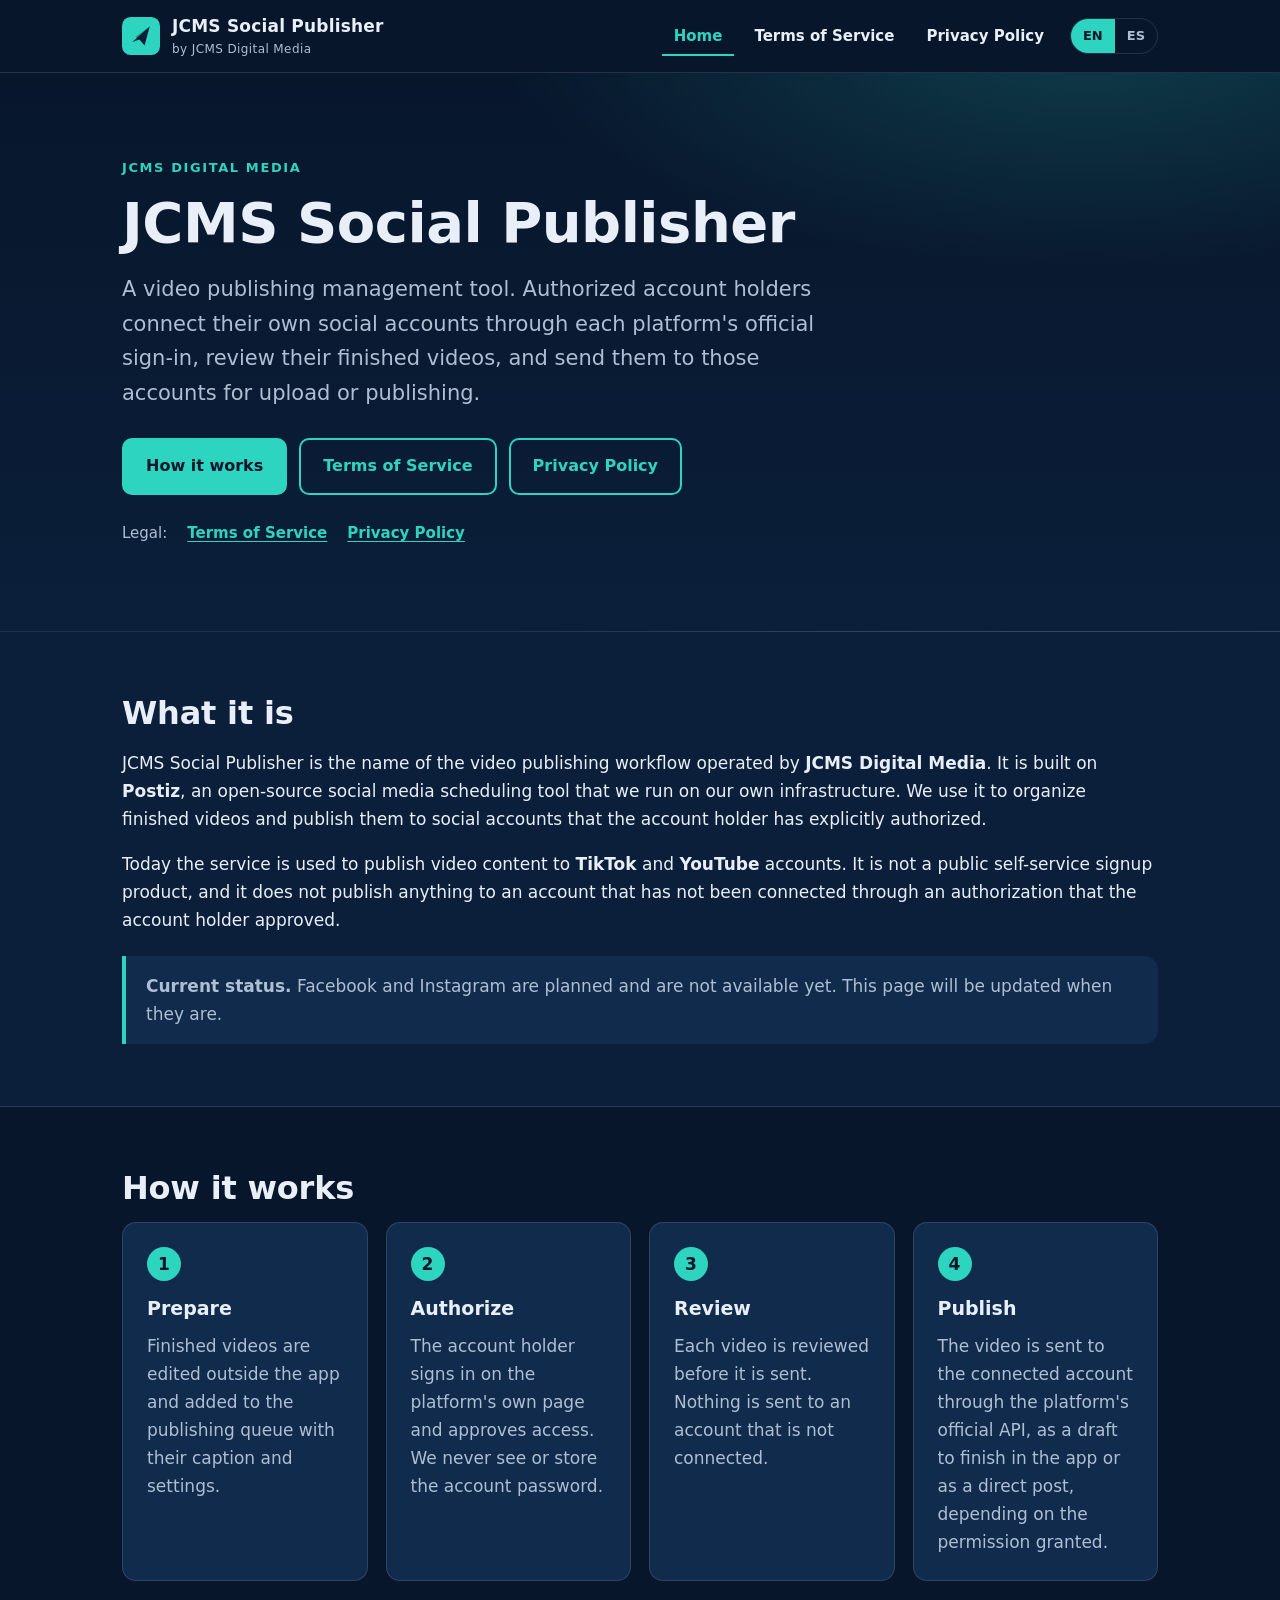
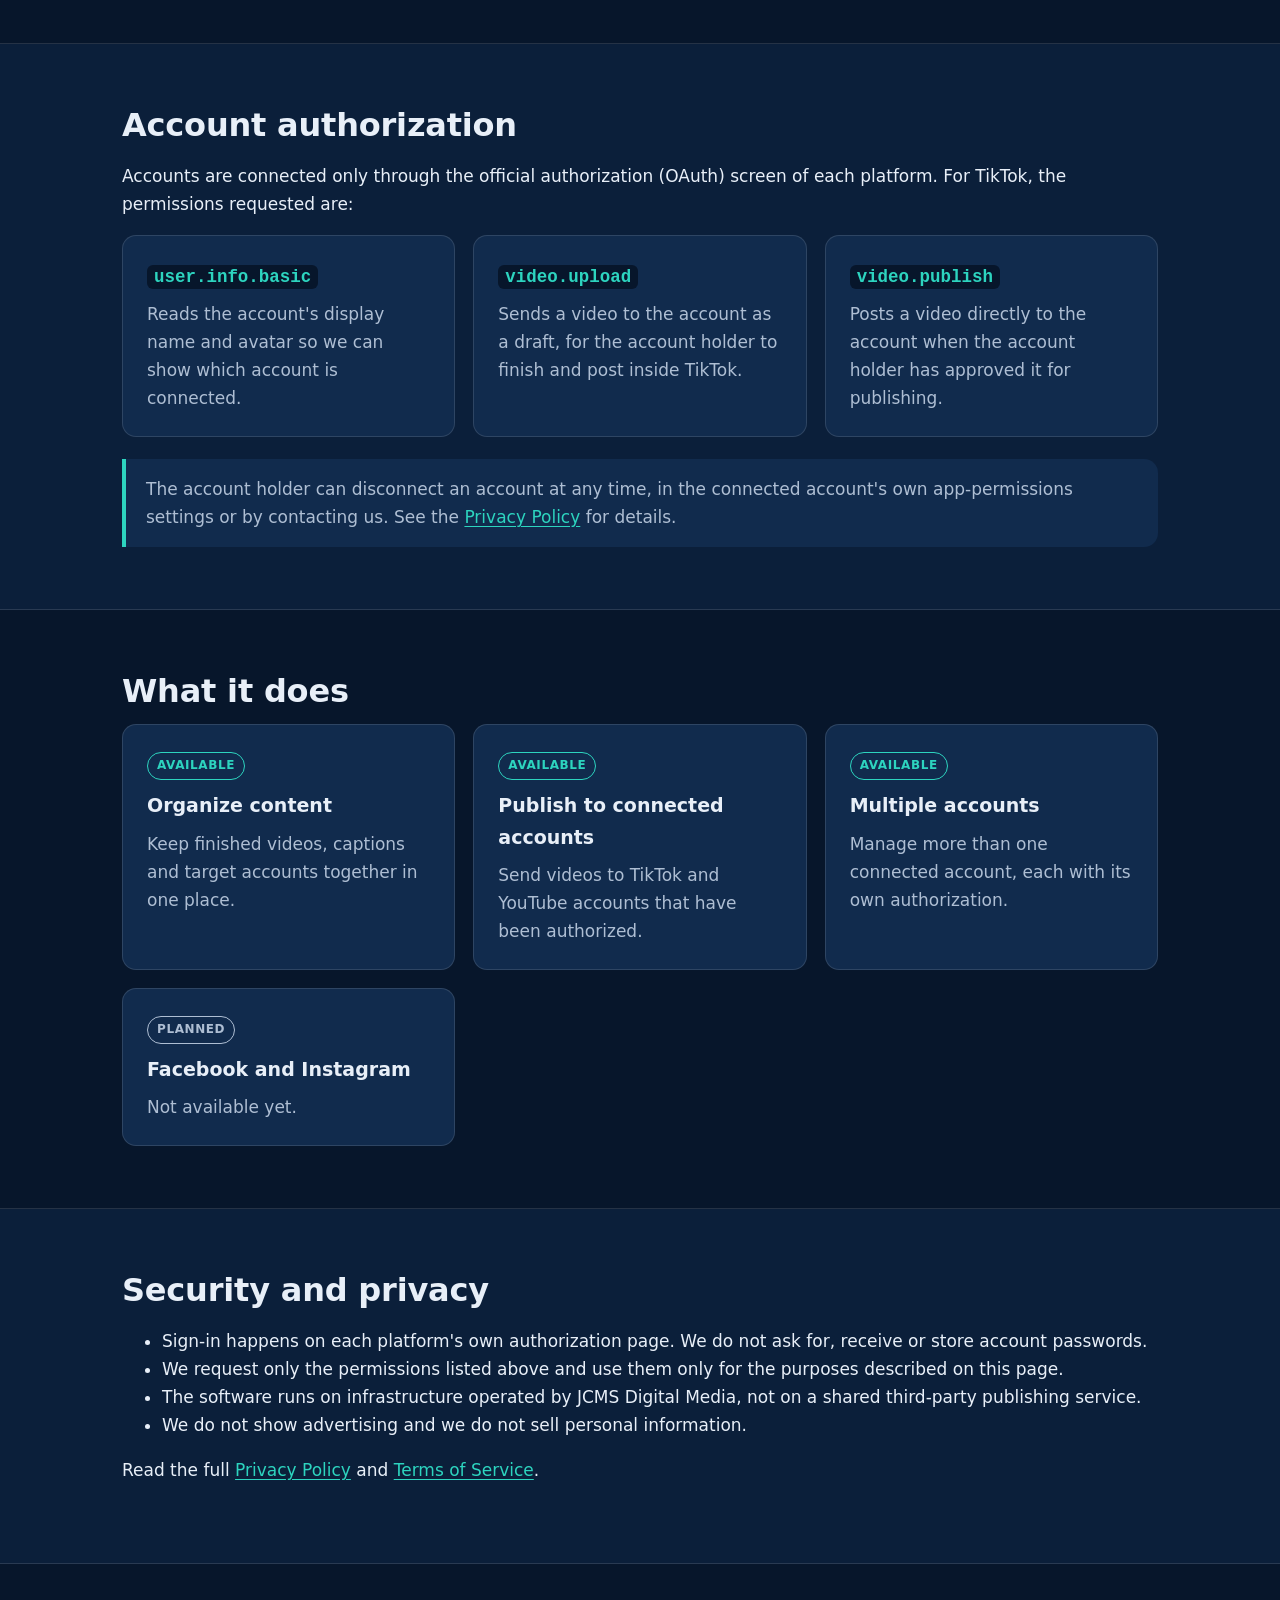
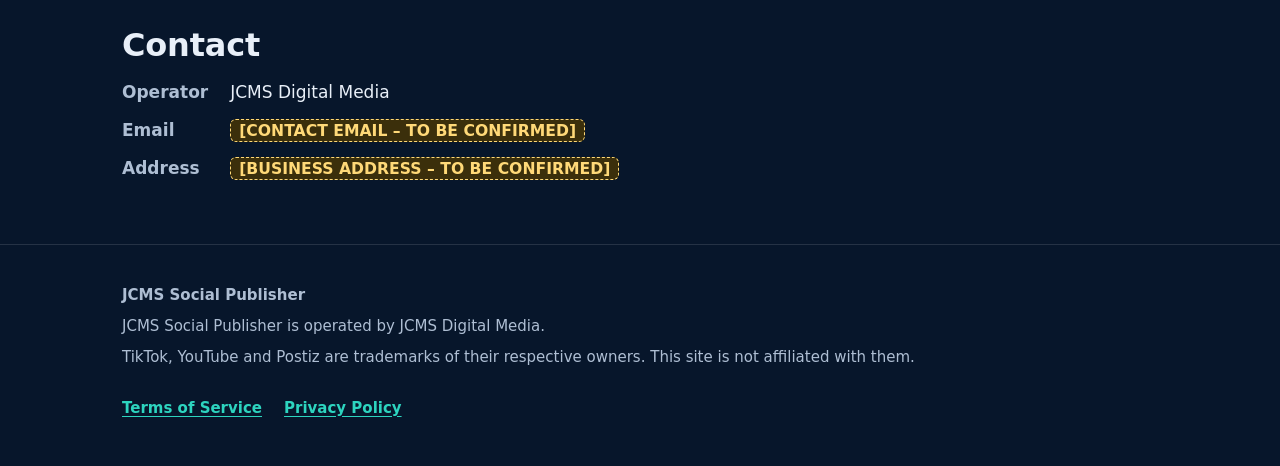
<file: index.html>
<!DOCTYPE html>
<html lang="en">
<head>
<meta charset="utf-8">
<meta name="viewport" content="width=device-width, initial-scale=1">
<title>JCMS Social Publisher – Video publishing management</title>
<meta name="description" content="JCMS Social Publisher is a video publishing management tool operated by JCMS Digital Media.">
<meta name="theme-color" content="#0b1f3a">
<link rel="icon" href="assets/favicon.svg" type="image/svg+xml">
<link rel="alternate" hreflang="en" href="index.html">
<link rel="alternate" hreflang="es" href="es/index.html">
<link rel="stylesheet" href="assets/style.css">
</head>
<body>
<a class="skip" href="#main">Skip to content</a>
<div class="site-header"><div class="wrap">
  <a class="brand" href="index.html" aria-label="JCMS Social Publisher – Home"><svg viewBox="0 0 48 48" role="img" aria-label="JCMS Social Publisher logo" xmlns="http://www.w3.org/2000/svg"><rect width="48" height="48" rx="11" fill="#2dd4bf"/><path d="M13 31.5 35 12 28.5 36 22 28.5Z" fill="#0b1f3a"/><path d="M22 28.5 35 12 17 25Z" fill="#07162b" opacity=".35"/></svg><span>JCMS Social Publisher<small>by JCMS Digital Media</small></span></a>
  <nav aria-label="Main navigation"><ul class="nav">
    <li><a href="index.html" aria-current="page">Home</a></li>
    <li><a href="terms.html">Terms of Service</a></li>
    <li><a href="privacy.html">Privacy Policy</a></li>
    <li class="lang" role="group" aria-label="Language"><span aria-current="true">EN</span><a href="es/index.html" hreflang="es" lang="es" title="Español">ES</a></li>
  </ul></nav>
</div></div>

<header class="hero"><div class="wrap">
  <p class="eyebrow">JCMS Digital Media</p>
  <h1>JCMS Social Publisher</h1>
  <p class="lead">A video publishing management tool. Authorized account holders connect their own social accounts through each platform's official sign-in, review their finished videos, and send them to those accounts for upload or publishing.</p>
  <div class="btns">
    <a class="btn primary" href="#how">How it works</a>
    <a class="btn ghost" href="terms.html">Terms of Service</a>
    <a class="btn ghost" href="privacy.html">Privacy Policy</a>
  </div>
  <p class="legal-strip"><span>Legal:</span> <a href="terms.html">Terms of Service</a> <a href="privacy.html">Privacy Policy</a></p>
</div></header>

<main id="main">
<section class="block" id="about"><div class="wrap">
  <h2>What it is</h2>
  <p>JCMS Social Publisher is the name of the video publishing workflow operated by <strong>JCMS Digital Media</strong>. It is built on <strong>Postiz</strong>, an open-source social media scheduling tool that we run on our own infrastructure. We use it to organize finished videos and publish them to social accounts that the account holder has explicitly authorized.</p>
  <p>Today the service is used to publish video content to <strong>TikTok</strong> and <strong>YouTube</strong> accounts. It is not a public self-service signup product, and it does not publish anything to an account that has not been connected through an authorization that the account holder approved.</p>
  <div class="note"><strong>Current status.</strong> Facebook and Instagram are planned and are not available yet. This page will be updated when they are.</div>
</div></section>

<section class="block alt" id="how"><div class="wrap">
  <h2>How it works</h2>
  <div class="grid cols-4">
    <div class="card"><span class="step-num">1</span><h3>Prepare</h3><p>Finished videos are edited outside the app and added to the publishing queue with their caption and settings.</p></div>
    <div class="card"><span class="step-num">2</span><h3>Authorize</h3><p>The account holder signs in on the platform's own page and approves access. We never see or store the account password.</p></div>
    <div class="card"><span class="step-num">3</span><h3>Review</h3><p>Each video is reviewed before it is sent. Nothing is sent to an account that is not connected.</p></div>
    <div class="card"><span class="step-num">4</span><h3>Publish</h3><p>The video is sent to the connected account through the platform's official API, as a draft to finish in the app or as a direct post, depending on the permission granted.</p></div>
  </div>
</div></section>

<section class="block" id="authorization"><div class="wrap">
  <h2>Account authorization</h2>
  <p>Accounts are connected only through the official authorization (OAuth) screen of each platform. For TikTok, the permissions requested are:</p>
  <div class="grid cols-3">
    <div class="card"><h3><code>user.info.basic</code></h3><p>Reads the account's display name and avatar so we can show which account is connected.</p></div>
    <div class="card"><h3><code>video.upload</code></h3><p>Sends a video to the account as a draft, for the account holder to finish and post inside TikTok.</p></div>
    <div class="card"><h3><code>video.publish</code></h3><p>Posts a video directly to the account when the account holder has approved it for publishing.</p></div>
  </div>
  <p class="note">The account holder can disconnect an account at any time, in the connected account's own app-permissions settings or by contacting us. See the <a href="privacy.html">Privacy Policy</a> for details.</p>
</div></section>

<section class="block alt" id="features"><div class="wrap">
  <h2>What it does</h2>
  <div class="grid cols-2">
    <div class="card"><span class="tag">Available</span><h3>Organize content</h3><p>Keep finished videos, captions and target accounts together in one place.</p></div>
    <div class="card"><span class="tag">Available</span><h3>Publish to connected accounts</h3><p>Send videos to TikTok and YouTube accounts that have been authorized.</p></div>
    <div class="card"><span class="tag">Available</span><h3>Multiple accounts</h3><p>Manage more than one connected account, each with its own authorization.</p></div>
    <div class="card"><span class="tag soon">Planned</span><h3>Facebook and Instagram</h3><p>Not available yet.</p></div>
  </div>
</div></section>

<section class="block" id="security"><div class="wrap">
  <h2>Security and privacy</h2>
  <ul>
    <li>Sign-in happens on each platform's own authorization page. We do not ask for, receive or store account passwords.</li>
    <li>We request only the permissions listed above and use them only for the purposes described on this page.</li>
    <li>The software runs on infrastructure operated by JCMS Digital Media, not on a shared third-party publishing service.</li>
    <li>We do not show advertising and we do not sell personal information.</li>
  </ul>
  <p>Read the full <a href="privacy.html">Privacy Policy</a> and <a href="terms.html">Terms of Service</a>.</p>
</div></section>

<section class="block alt" id="contact"><div class="wrap">
  <h2>Contact</h2>
  <dl class="contact">
    <dt>Operator</dt><dd>JCMS Digital Media</dd>
    <dt>Email</dt><dd><span class="pending">[CONTACT EMAIL – TO BE CONFIRMED]</span></dd>
    <dt>Address</dt><dd><span class="pending">[BUSINESS ADDRESS – TO BE CONFIRMED]</span></dd>
  </dl>
</div></section>
</main>

<footer class="site-footer"><div class="wrap">
  <div><p><strong>JCMS Social Publisher</strong></p><p>JCMS Social Publisher is operated by JCMS Digital Media.</p><p>TikTok, YouTube and Postiz are trademarks of their respective owners. This site is not affiliated with them.</p></div>
  <ul aria-label="Legal"><li><a href="terms.html">Terms of Service</a></li><li><a href="privacy.html">Privacy Policy</a></li></ul>
</div></footer>
</body>
</html>
</file>
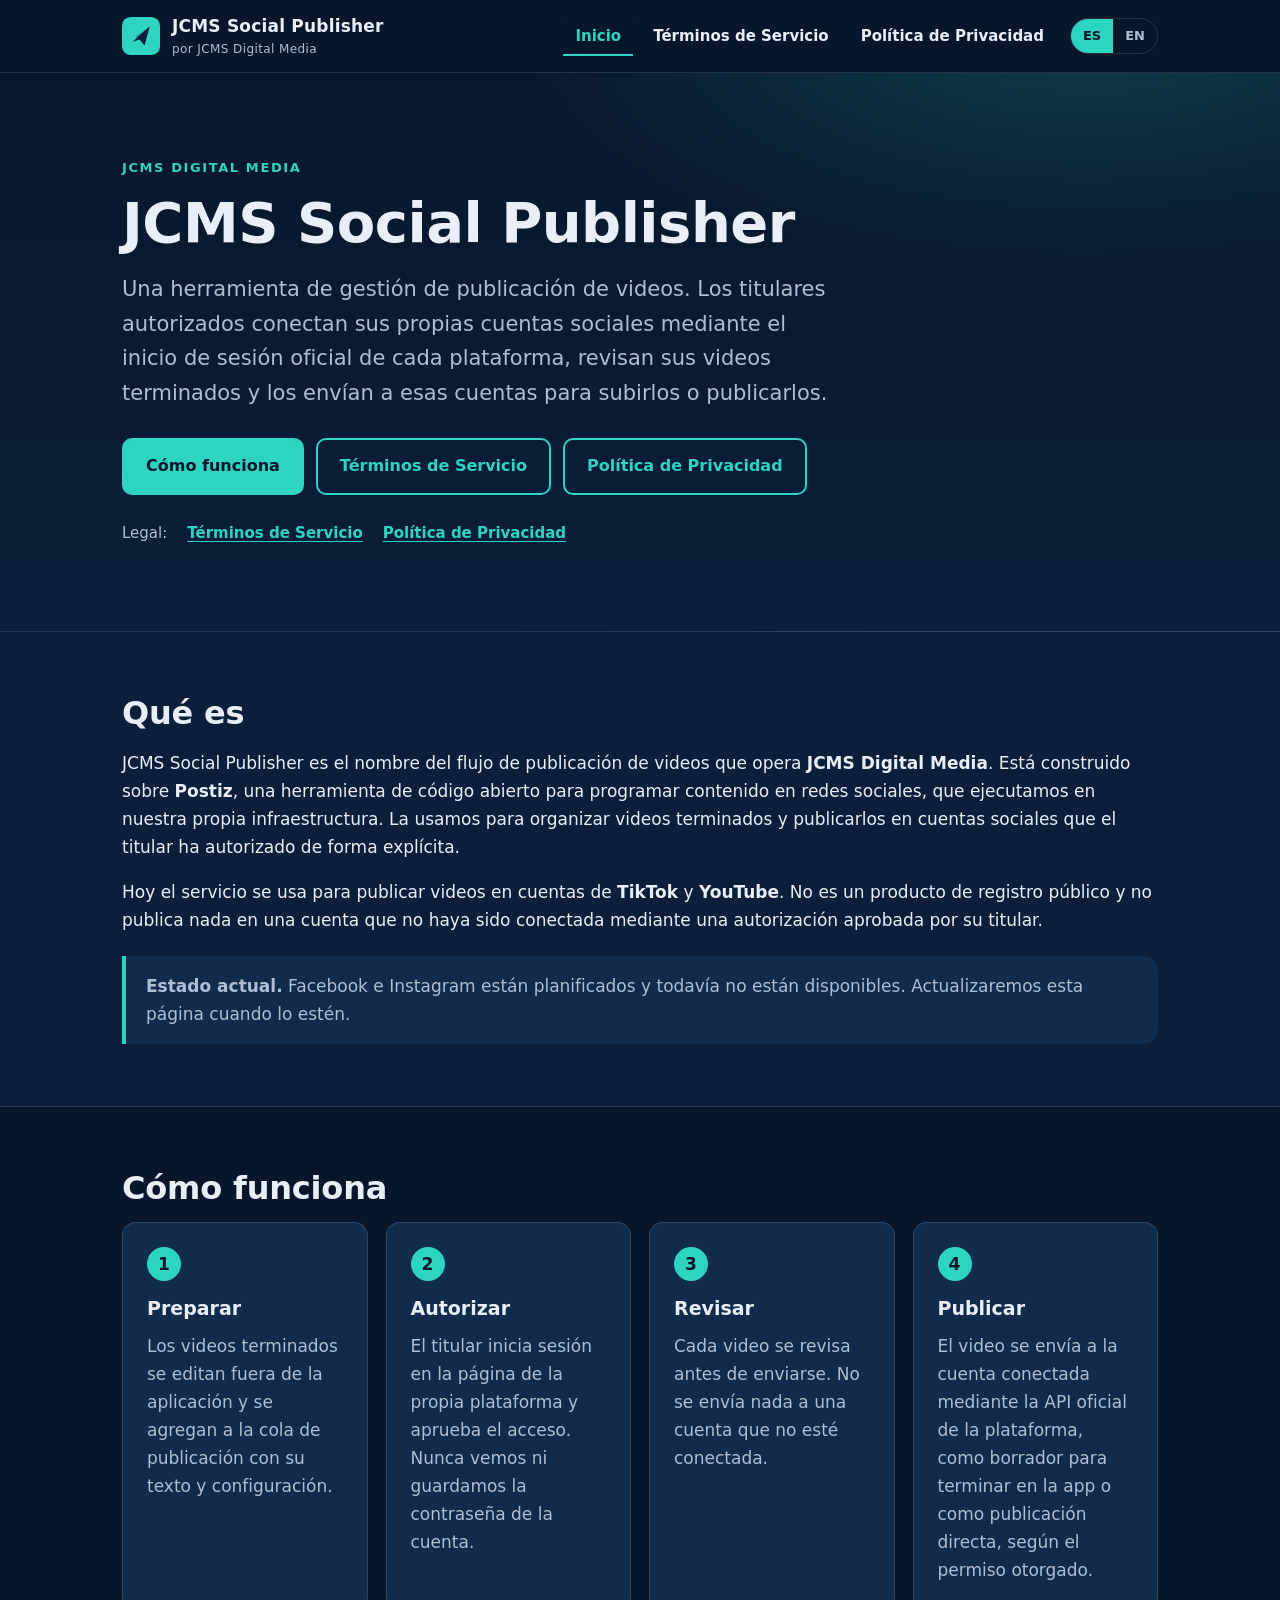
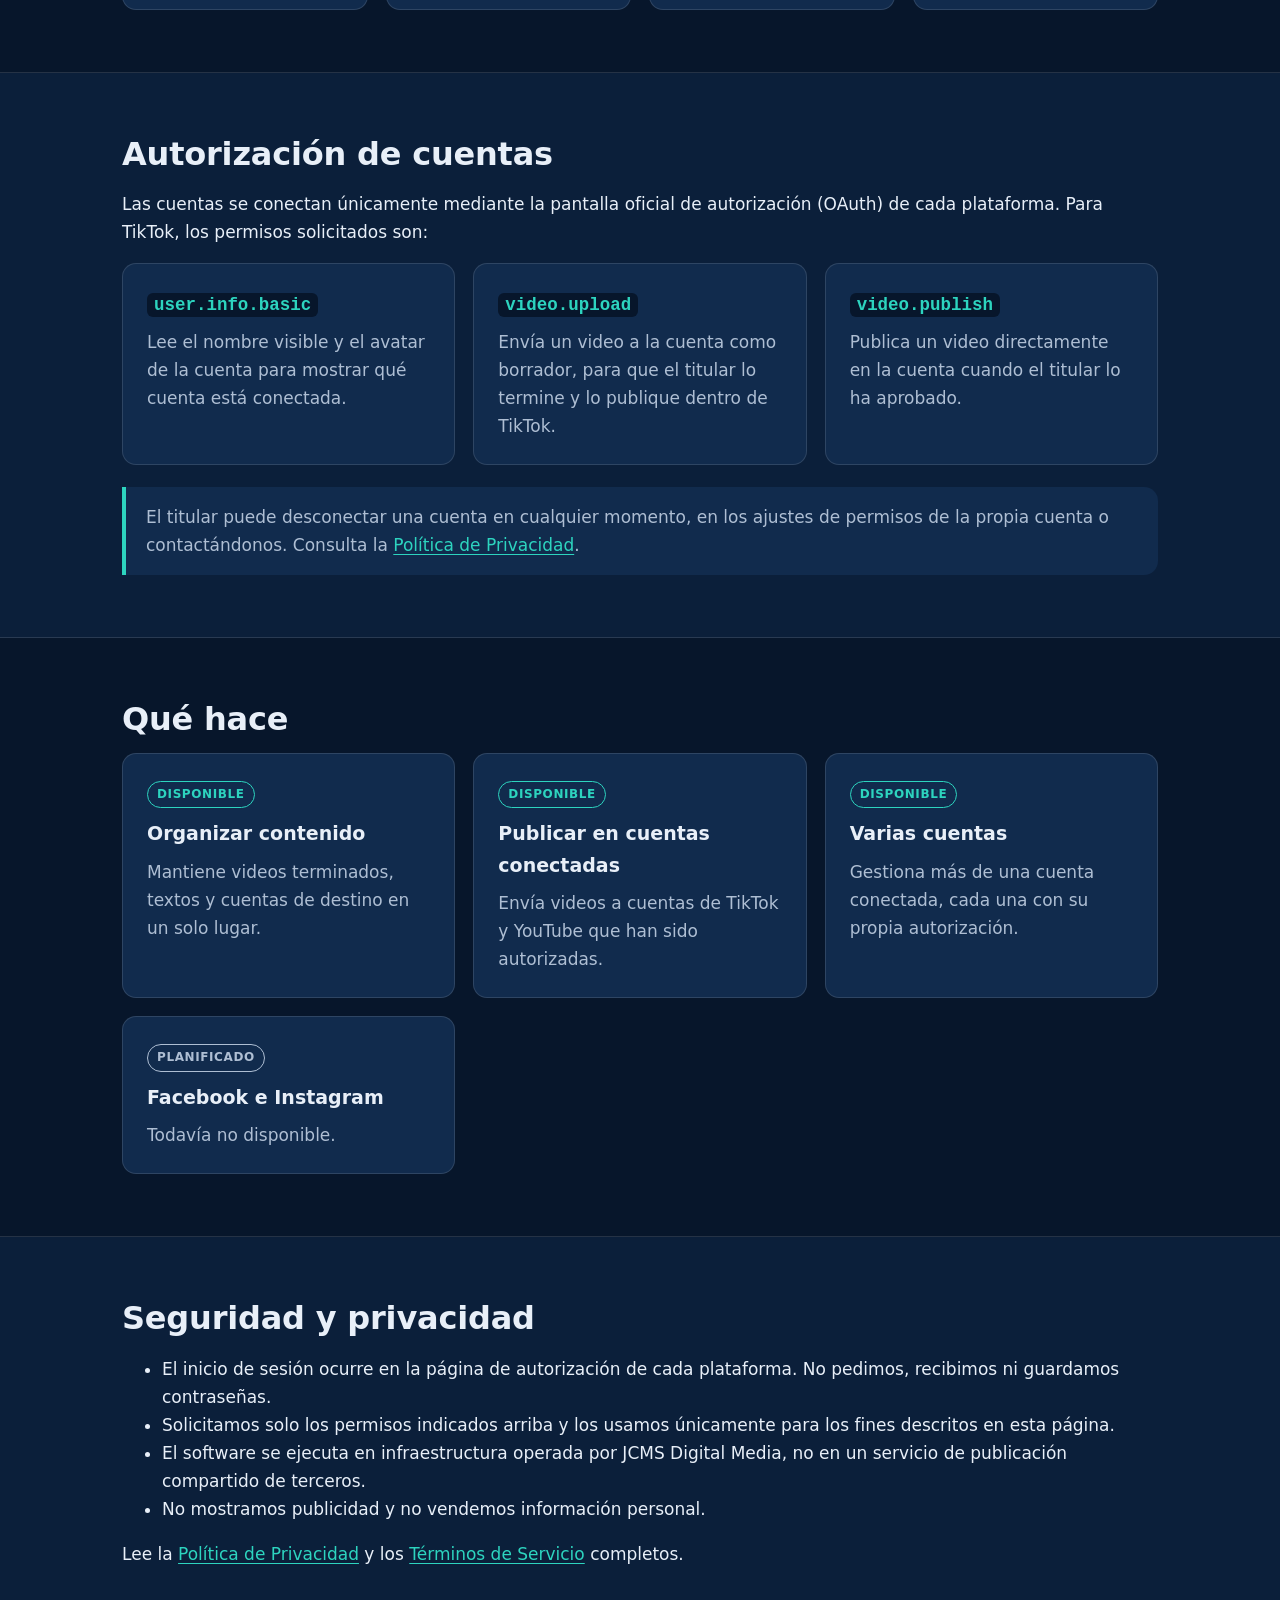
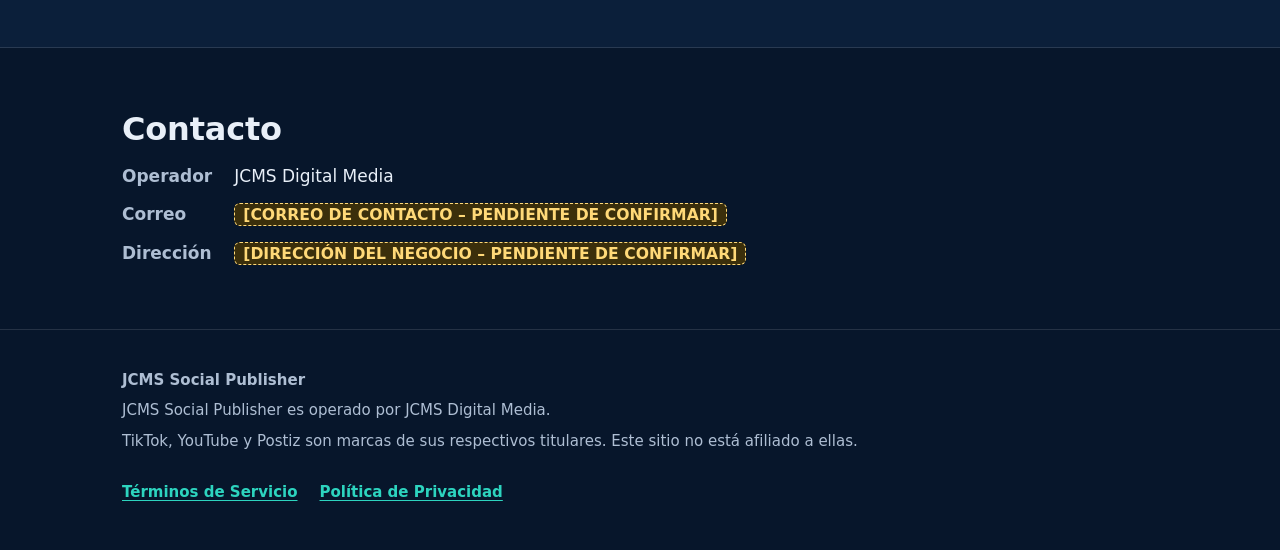
<file: es/index.html>
<!DOCTYPE html>
<html lang="es">
<head>
<meta charset="utf-8">
<meta name="viewport" content="width=device-width, initial-scale=1">
<title>JCMS Social Publisher – Gestión de publicación de videos</title>
<meta name="description" content="JCMS Social Publisher es una herramienta de gestión de publicación de videos operada por JCMS Digital Media.">
<meta name="theme-color" content="#0b1f3a">
<link rel="icon" href="../assets/favicon.svg" type="image/svg+xml">
<link rel="alternate" hreflang="en" href="../index.html">
<link rel="alternate" hreflang="es" href="index.html">
<link rel="stylesheet" href="../assets/style.css">
</head>
<body>
<a class="skip" href="#main">Saltar al contenido</a>
<div class="site-header"><div class="wrap">
  <a class="brand" href="index.html" aria-label="JCMS Social Publisher – Inicio"><svg viewBox="0 0 48 48" role="img" aria-label="JCMS Social Publisher logo" xmlns="http://www.w3.org/2000/svg"><rect width="48" height="48" rx="11" fill="#2dd4bf"/><path d="M13 31.5 35 12 28.5 36 22 28.5Z" fill="#0b1f3a"/><path d="M22 28.5 35 12 17 25Z" fill="#07162b" opacity=".35"/></svg><span>JCMS Social Publisher<small>por JCMS Digital Media</small></span></a>
  <nav aria-label="Navegación principal"><ul class="nav">
    <li><a href="index.html" aria-current="page">Inicio</a></li>
    <li><a href="terms.html">Términos de Servicio</a></li>
    <li><a href="privacy.html">Política de Privacidad</a></li>
    <li class="lang" role="group" aria-label="Idioma"><span aria-current="true">ES</span><a href="../index.html" hreflang="en" lang="en" title="English">EN</a></li>
  </ul></nav>
</div></div>

<header class="hero"><div class="wrap">
  <p class="eyebrow">JCMS Digital Media</p>
  <h1>JCMS Social Publisher</h1>
  <p class="lead">Una herramienta de gestión de publicación de videos. Los titulares autorizados conectan sus propias cuentas sociales mediante el inicio de sesión oficial de cada plataforma, revisan sus videos terminados y los envían a esas cuentas para subirlos o publicarlos.</p>
  <div class="btns">
    <a class="btn primary" href="#how">Cómo funciona</a>
    <a class="btn ghost" href="terms.html">Términos de Servicio</a>
    <a class="btn ghost" href="privacy.html">Política de Privacidad</a>
  </div>
  <p class="legal-strip"><span>Legal:</span> <a href="terms.html">Términos de Servicio</a> <a href="privacy.html">Política de Privacidad</a></p>
</div></header>

<main id="main">
<section class="block" id="about"><div class="wrap">
  <h2>Qué es</h2>
  <p>JCMS Social Publisher es el nombre del flujo de publicación de videos que opera <strong>JCMS Digital Media</strong>. Está construido sobre <strong>Postiz</strong>, una herramienta de código abierto para programar contenido en redes sociales, que ejecutamos en nuestra propia infraestructura. La usamos para organizar videos terminados y publicarlos en cuentas sociales que el titular ha autorizado de forma explícita.</p>
  <p>Hoy el servicio se usa para publicar videos en cuentas de <strong>TikTok</strong> y <strong>YouTube</strong>. No es un producto de registro público y no publica nada en una cuenta que no haya sido conectada mediante una autorización aprobada por su titular.</p>
  <div class="note"><strong>Estado actual.</strong> Facebook e Instagram están planificados y todavía no están disponibles. Actualizaremos esta página cuando lo estén.</div>
</div></section>

<section class="block alt" id="how"><div class="wrap">
  <h2>Cómo funciona</h2>
  <div class="grid cols-4">
    <div class="card"><span class="step-num">1</span><h3>Preparar</h3><p>Los videos terminados se editan fuera de la aplicación y se agregan a la cola de publicación con su texto y configuración.</p></div>
    <div class="card"><span class="step-num">2</span><h3>Autorizar</h3><p>El titular inicia sesión en la página de la propia plataforma y aprueba el acceso. Nunca vemos ni guardamos la contraseña de la cuenta.</p></div>
    <div class="card"><span class="step-num">3</span><h3>Revisar</h3><p>Cada video se revisa antes de enviarse. No se envía nada a una cuenta que no esté conectada.</p></div>
    <div class="card"><span class="step-num">4</span><h3>Publicar</h3><p>El video se envía a la cuenta conectada mediante la API oficial de la plataforma, como borrador para terminar en la app o como publicación directa, según el permiso otorgado.</p></div>
  </div>
</div></section>

<section class="block" id="authorization"><div class="wrap">
  <h2>Autorización de cuentas</h2>
  <p>Las cuentas se conectan únicamente mediante la pantalla oficial de autorización (OAuth) de cada plataforma. Para TikTok, los permisos solicitados son:</p>
  <div class="grid cols-3">
    <div class="card"><h3><code>user.info.basic</code></h3><p>Lee el nombre visible y el avatar de la cuenta para mostrar qué cuenta está conectada.</p></div>
    <div class="card"><h3><code>video.upload</code></h3><p>Envía un video a la cuenta como borrador, para que el titular lo termine y lo publique dentro de TikTok.</p></div>
    <div class="card"><h3><code>video.publish</code></h3><p>Publica un video directamente en la cuenta cuando el titular lo ha aprobado.</p></div>
  </div>
  <p class="note">El titular puede desconectar una cuenta en cualquier momento, en los ajustes de permisos de la propia cuenta o contactándonos. Consulta la <a href="privacy.html">Política de Privacidad</a>.</p>
</div></section>

<section class="block alt" id="features"><div class="wrap">
  <h2>Qué hace</h2>
  <div class="grid cols-2">
    <div class="card"><span class="tag">Disponible</span><h3>Organizar contenido</h3><p>Mantiene videos terminados, textos y cuentas de destino en un solo lugar.</p></div>
    <div class="card"><span class="tag">Disponible</span><h3>Publicar en cuentas conectadas</h3><p>Envía videos a cuentas de TikTok y YouTube que han sido autorizadas.</p></div>
    <div class="card"><span class="tag">Disponible</span><h3>Varias cuentas</h3><p>Gestiona más de una cuenta conectada, cada una con su propia autorización.</p></div>
    <div class="card"><span class="tag soon">Planificado</span><h3>Facebook e Instagram</h3><p>Todavía no disponible.</p></div>
  </div>
</div></section>

<section class="block" id="security"><div class="wrap">
  <h2>Seguridad y privacidad</h2>
  <ul>
    <li>El inicio de sesión ocurre en la página de autorización de cada plataforma. No pedimos, recibimos ni guardamos contraseñas.</li>
    <li>Solicitamos solo los permisos indicados arriba y los usamos únicamente para los fines descritos en esta página.</li>
    <li>El software se ejecuta en infraestructura operada por JCMS Digital Media, no en un servicio de publicación compartido de terceros.</li>
    <li>No mostramos publicidad y no vendemos información personal.</li>
  </ul>
  <p>Lee la <a href="privacy.html">Política de Privacidad</a> y los <a href="terms.html">Términos de Servicio</a> completos.</p>
</div></section>

<section class="block alt" id="contact"><div class="wrap">
  <h2>Contacto</h2>
  <dl class="contact">
    <dt>Operador</dt><dd>JCMS Digital Media</dd>
    <dt>Correo</dt><dd><span class="pending">[CORREO DE CONTACTO – PENDIENTE DE CONFIRMAR]</span></dd>
    <dt>Dirección</dt><dd><span class="pending">[DIRECCIÓN DEL NEGOCIO – PENDIENTE DE CONFIRMAR]</span></dd>
  </dl>
</div></section>
</main>

<footer class="site-footer"><div class="wrap">
  <div><p><strong>JCMS Social Publisher</strong></p><p>JCMS Social Publisher es operado por JCMS Digital Media.</p><p>TikTok, YouTube y Postiz son marcas de sus respectivos titulares. Este sitio no está afiliado a ellas.</p></div>
  <ul aria-label="Legal"><li><a href="terms.html">Términos de Servicio</a></li><li><a href="privacy.html">Política de Privacidad</a></li></ul>
</div></footer>
</body>
</html>
</file>
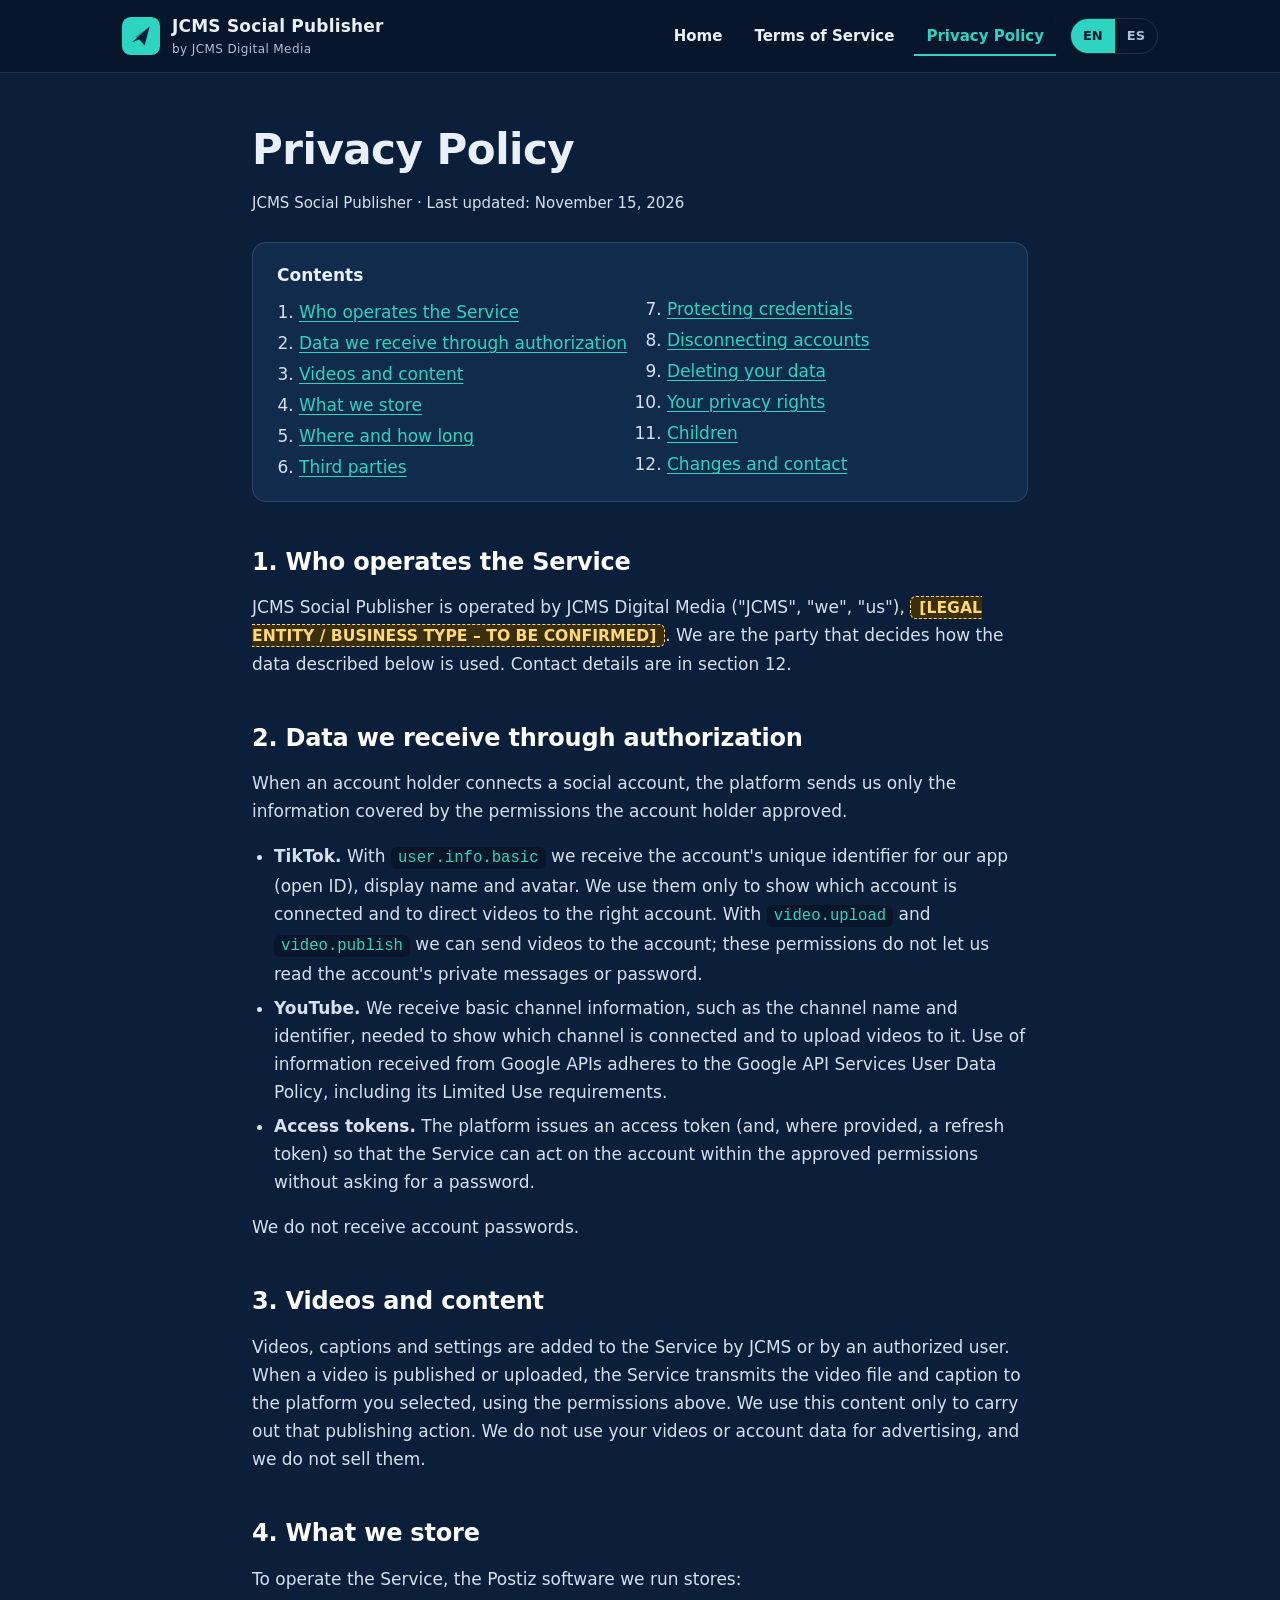
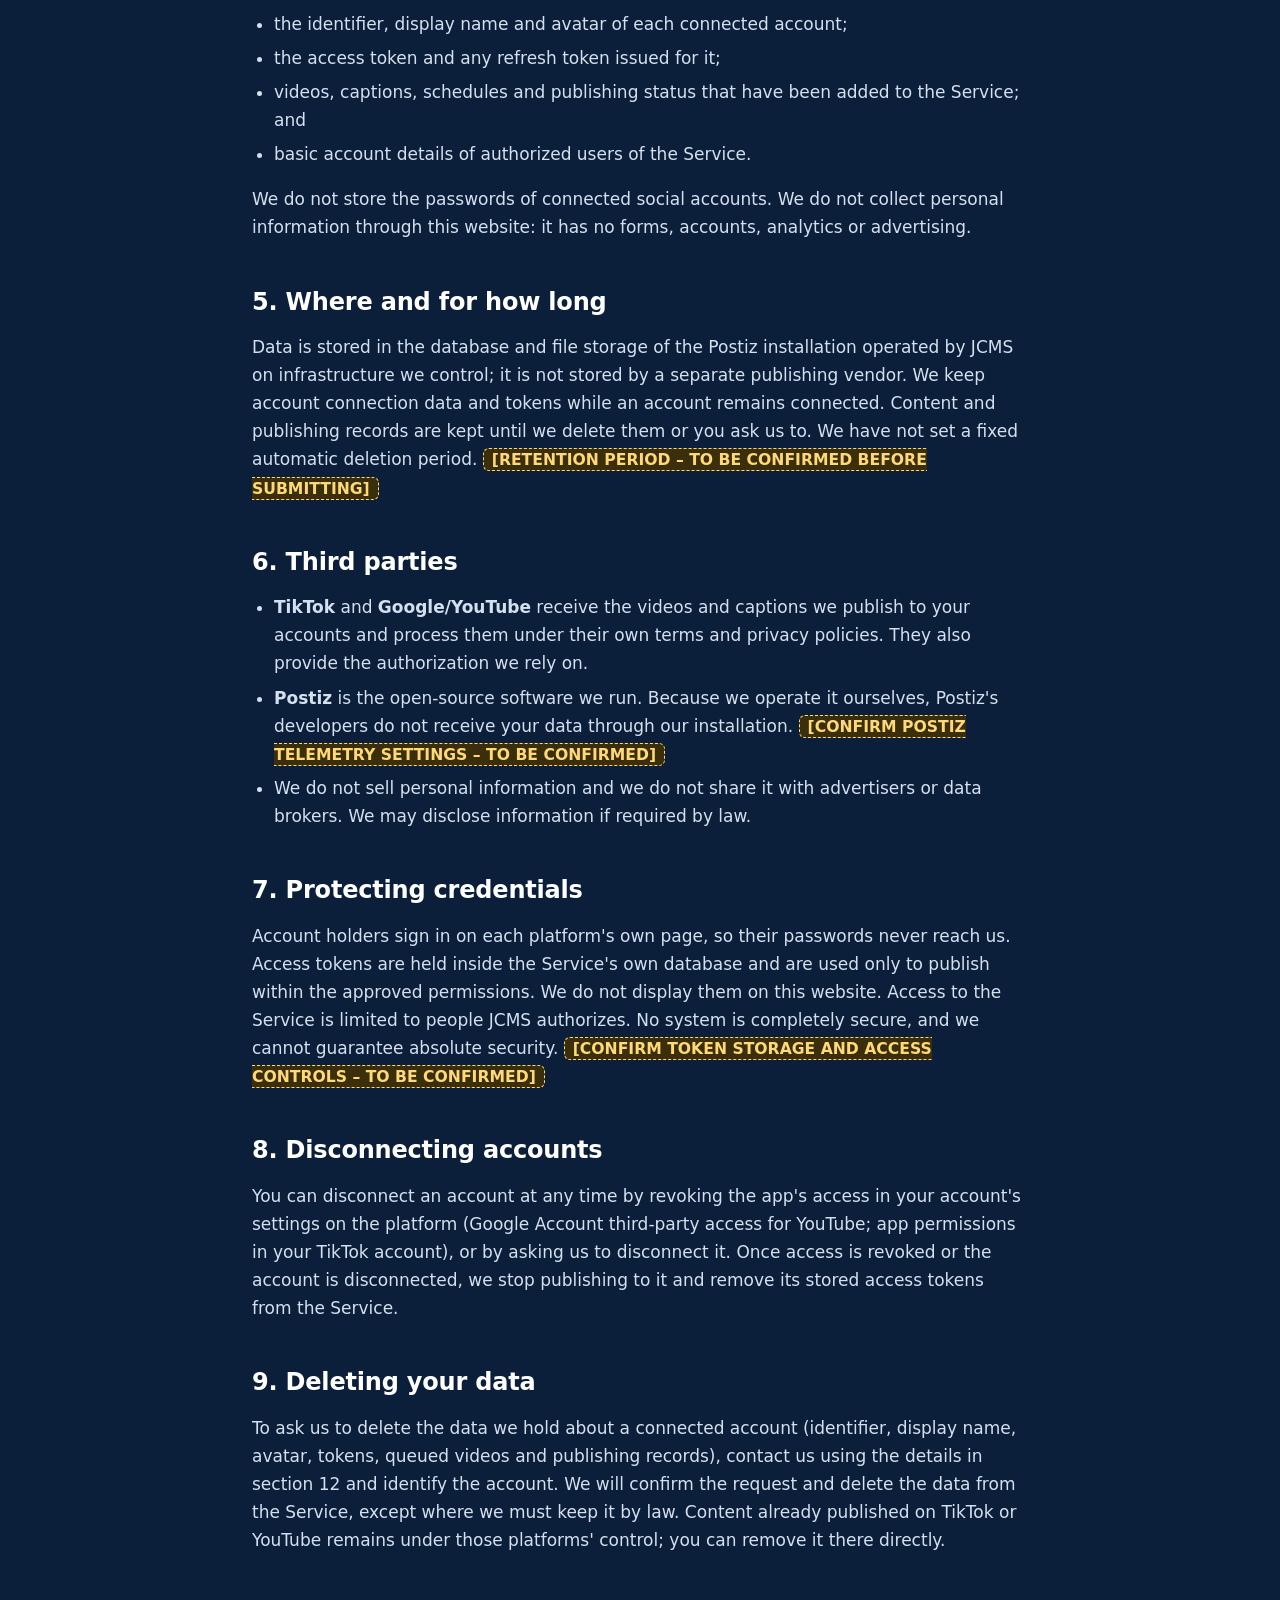
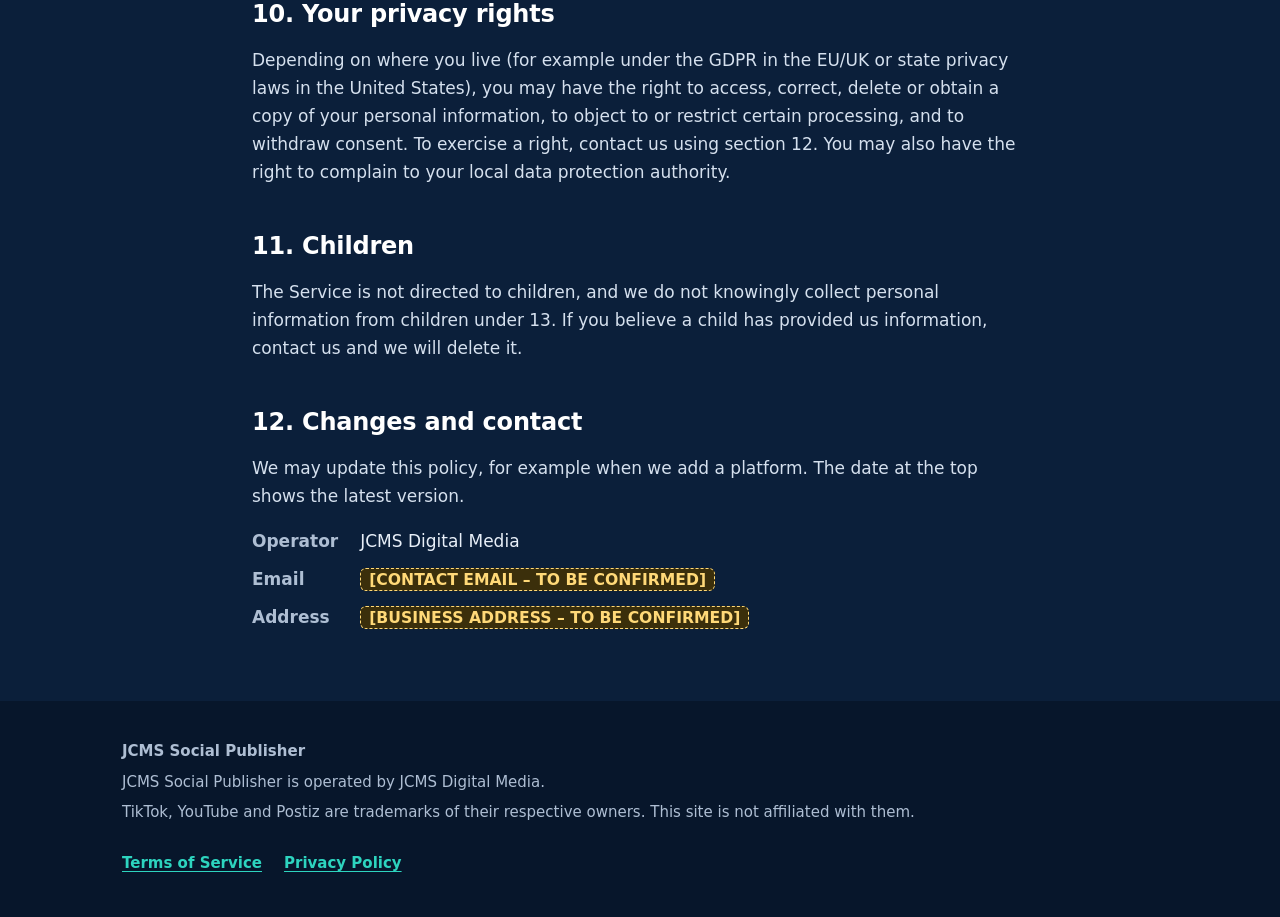
<file: privacy.html>
<!DOCTYPE html>
<html lang="en">
<head>
<meta charset="utf-8">
<meta name="viewport" content="width=device-width, initial-scale=1">
<title>Privacy Policy – JCMS Social Publisher</title>
<meta name="description" content="Privacy Policy for JCMS Social Publisher, operated by JCMS Digital Media.">
<meta name="theme-color" content="#0b1f3a">
<link rel="icon" href="assets/favicon.svg" type="image/svg+xml">
<link rel="alternate" hreflang="en" href="privacy.html">
<link rel="alternate" hreflang="es" href="es/privacy.html">
<link rel="stylesheet" href="assets/style.css">
</head>
<body>
<a class="skip" href="#main">Skip to content</a>
<div class="site-header"><div class="wrap">
  <a class="brand" href="index.html" aria-label="JCMS Social Publisher – Home"><svg viewBox="0 0 48 48" role="img" aria-label="JCMS Social Publisher logo" xmlns="http://www.w3.org/2000/svg"><rect width="48" height="48" rx="11" fill="#2dd4bf"/><path d="M13 31.5 35 12 28.5 36 22 28.5Z" fill="#0b1f3a"/><path d="M22 28.5 35 12 17 25Z" fill="#07162b" opacity=".35"/></svg><span>JCMS Social Publisher<small>by JCMS Digital Media</small></span></a>
  <nav aria-label="Main navigation"><ul class="nav">
    <li><a href="index.html">Home</a></li>
    <li><a href="terms.html">Terms of Service</a></li>
    <li><a href="privacy.html" aria-current="page">Privacy Policy</a></li>
    <li class="lang" role="group" aria-label="Language"><span aria-current="true">EN</span><a href="es/privacy.html" hreflang="es" lang="es" title="Español">ES</a></li>
  </ul></nav>
</div></div>

<main id="main" class="doc"><div class="wrap">
<h1>Privacy Policy</h1>
<p class="meta">JCMS Social Publisher · Last updated: November 15, 2026</p>
<nav class="toc" aria-label="Contents"><strong>Contents</strong><ol>
<li><a href="#p1">Who operates the Service</a></li><li><a href="#p2">Data we receive through authorization</a></li><li><a href="#p3">Videos and content</a></li><li><a href="#p4">What we store</a></li>
<li><a href="#p5">Where and how long</a></li><li><a href="#p6">Third parties</a></li><li><a href="#p7">Protecting credentials</a></li><li><a href="#p8">Disconnecting accounts</a></li>
<li><a href="#p9">Deleting your data</a></li><li><a href="#p10">Your privacy rights</a></li><li><a href="#p11">Children</a></li><li><a href="#p12">Changes and contact</a></li></ol></nav>

<h2 id="p1">1. Who operates the Service</h2>
<p>JCMS Social Publisher is operated by JCMS Digital Media ("JCMS", "we", "us"), <span class="pending">[LEGAL ENTITY / BUSINESS TYPE – TO BE CONFIRMED]</span>. We are the party that decides how the data described below is used. Contact details are in section 12.</p>

<h2 id="p2">2. Data we receive through authorization</h2>
<p>When an account holder connects a social account, the platform sends us only the information covered by the permissions the account holder approved.</p>
<ul>
<li><strong>TikTok.</strong> With <code>user.info.basic</code> we receive the account's unique identifier for our app (open ID), display name and avatar. We use them only to show which account is connected and to direct videos to the right account. With <code>video.upload</code> and <code>video.publish</code> we can send videos to the account; these permissions do not let us read the account's private messages or password.</li>
<li><strong>YouTube.</strong> We receive basic channel information, such as the channel name and identifier, needed to show which channel is connected and to upload videos to it. Use of information received from Google APIs adheres to the Google API Services User Data Policy, including its Limited Use requirements.</li>
<li><strong>Access tokens.</strong> The platform issues an access token (and, where provided, a refresh token) so that the Service can act on the account within the approved permissions without asking for a password.</li>
</ul>
<p>We do not receive account passwords.</p>

<h2 id="p3">3. Videos and content</h2>
<p>Videos, captions and settings are added to the Service by JCMS or by an authorized user. When a video is published or uploaded, the Service transmits the video file and caption to the platform you selected, using the permissions above. We use this content only to carry out that publishing action. We do not use your videos or account data for advertising, and we do not sell them.</p>

<h2 id="p4">4. What we store</h2>
<p>To operate the Service, the Postiz software we run stores:</p>
<ul>
<li>the identifier, display name and avatar of each connected account;</li>
<li>the access token and any refresh token issued for it;</li>
<li>videos, captions, schedules and publishing status that have been added to the Service; and</li>
<li>basic account details of authorized users of the Service.</li>
</ul>
<p>We do not store the passwords of connected social accounts. We do not collect personal information through this website: it has no forms, accounts, analytics or advertising.</p>

<h2 id="p5">5. Where and for how long</h2>
<p>Data is stored in the database and file storage of the Postiz installation operated by JCMS on infrastructure we control; it is not stored by a separate publishing vendor. We keep account connection data and tokens while an account remains connected. Content and publishing records are kept until we delete them or you ask us to. We have not set a fixed automatic deletion period. <span class="pending">[RETENTION PERIOD – TO BE CONFIRMED BEFORE SUBMITTING]</span></p>

<h2 id="p6">6. Third parties</h2>
<ul>
<li><strong>TikTok</strong> and <strong>Google/YouTube</strong> receive the videos and captions we publish to your accounts and process them under their own terms and privacy policies. They also provide the authorization we rely on.</li>
<li><strong>Postiz</strong> is the open-source software we run. Because we operate it ourselves, Postiz's developers do not receive your data through our installation. <span class="pending">[CONFIRM POSTIZ TELEMETRY SETTINGS – TO BE CONFIRMED]</span></li>
<li>We do not sell personal information and we do not share it with advertisers or data brokers. We may disclose information if required by law.</li>
</ul>

<h2 id="p7">7. Protecting credentials</h2>
<p>Account holders sign in on each platform's own page, so their passwords never reach us. Access tokens are held inside the Service's own database and are used only to publish within the approved permissions. We do not display them on this website. Access to the Service is limited to people JCMS authorizes. No system is completely secure, and we cannot guarantee absolute security. <span class="pending">[CONFIRM TOKEN STORAGE AND ACCESS CONTROLS – TO BE CONFIRMED]</span></p>

<h2 id="p8">8. Disconnecting accounts</h2>
<p>You can disconnect an account at any time by revoking the app's access in your account's settings on the platform (Google Account third-party access for YouTube; app permissions in your TikTok account), or by asking us to disconnect it. Once access is revoked or the account is disconnected, we stop publishing to it and remove its stored access tokens from the Service.</p>

<h2 id="p9">9. Deleting your data</h2>
<p>To ask us to delete the data we hold about a connected account (identifier, display name, avatar, tokens, queued videos and publishing records), contact us using the details in section 12 and identify the account. We will confirm the request and delete the data from the Service, except where we must keep it by law. Content already published on TikTok or YouTube remains under those platforms' control; you can remove it there directly.</p>

<h2 id="p10">10. Your privacy rights</h2>
<p>Depending on where you live (for example under the GDPR in the EU/UK or state privacy laws in the United States), you may have the right to access, correct, delete or obtain a copy of your personal information, to object to or restrict certain processing, and to withdraw consent. To exercise a right, contact us using section 12. You may also have the right to complain to your local data protection authority.</p>

<h2 id="p11">11. Children</h2>
<p>The Service is not directed to children, and we do not knowingly collect personal information from children under 13. If you believe a child has provided us information, contact us and we will delete it.</p>

<h2 id="p12">12. Changes and contact</h2>
<p>We may update this policy, for example when we add a platform. The date at the top shows the latest version.</p>
<dl class="contact">
<dt>Operator</dt><dd>JCMS Digital Media</dd>
<dt>Email</dt><dd><span class="pending">[CONTACT EMAIL – TO BE CONFIRMED]</span></dd>
<dt>Address</dt><dd><span class="pending">[BUSINESS ADDRESS – TO BE CONFIRMED]</span></dd>
</dl>
</div></main>

<footer class="site-footer"><div class="wrap">
  <div><p><strong>JCMS Social Publisher</strong></p><p>JCMS Social Publisher is operated by JCMS Digital Media.</p><p>TikTok, YouTube and Postiz are trademarks of their respective owners. This site is not affiliated with them.</p></div>
  <ul aria-label="Legal"><li><a href="terms.html">Terms of Service</a></li><li><a href="privacy.html">Privacy Policy</a></li></ul>
</div></footer>
</body>
</html>
</file>
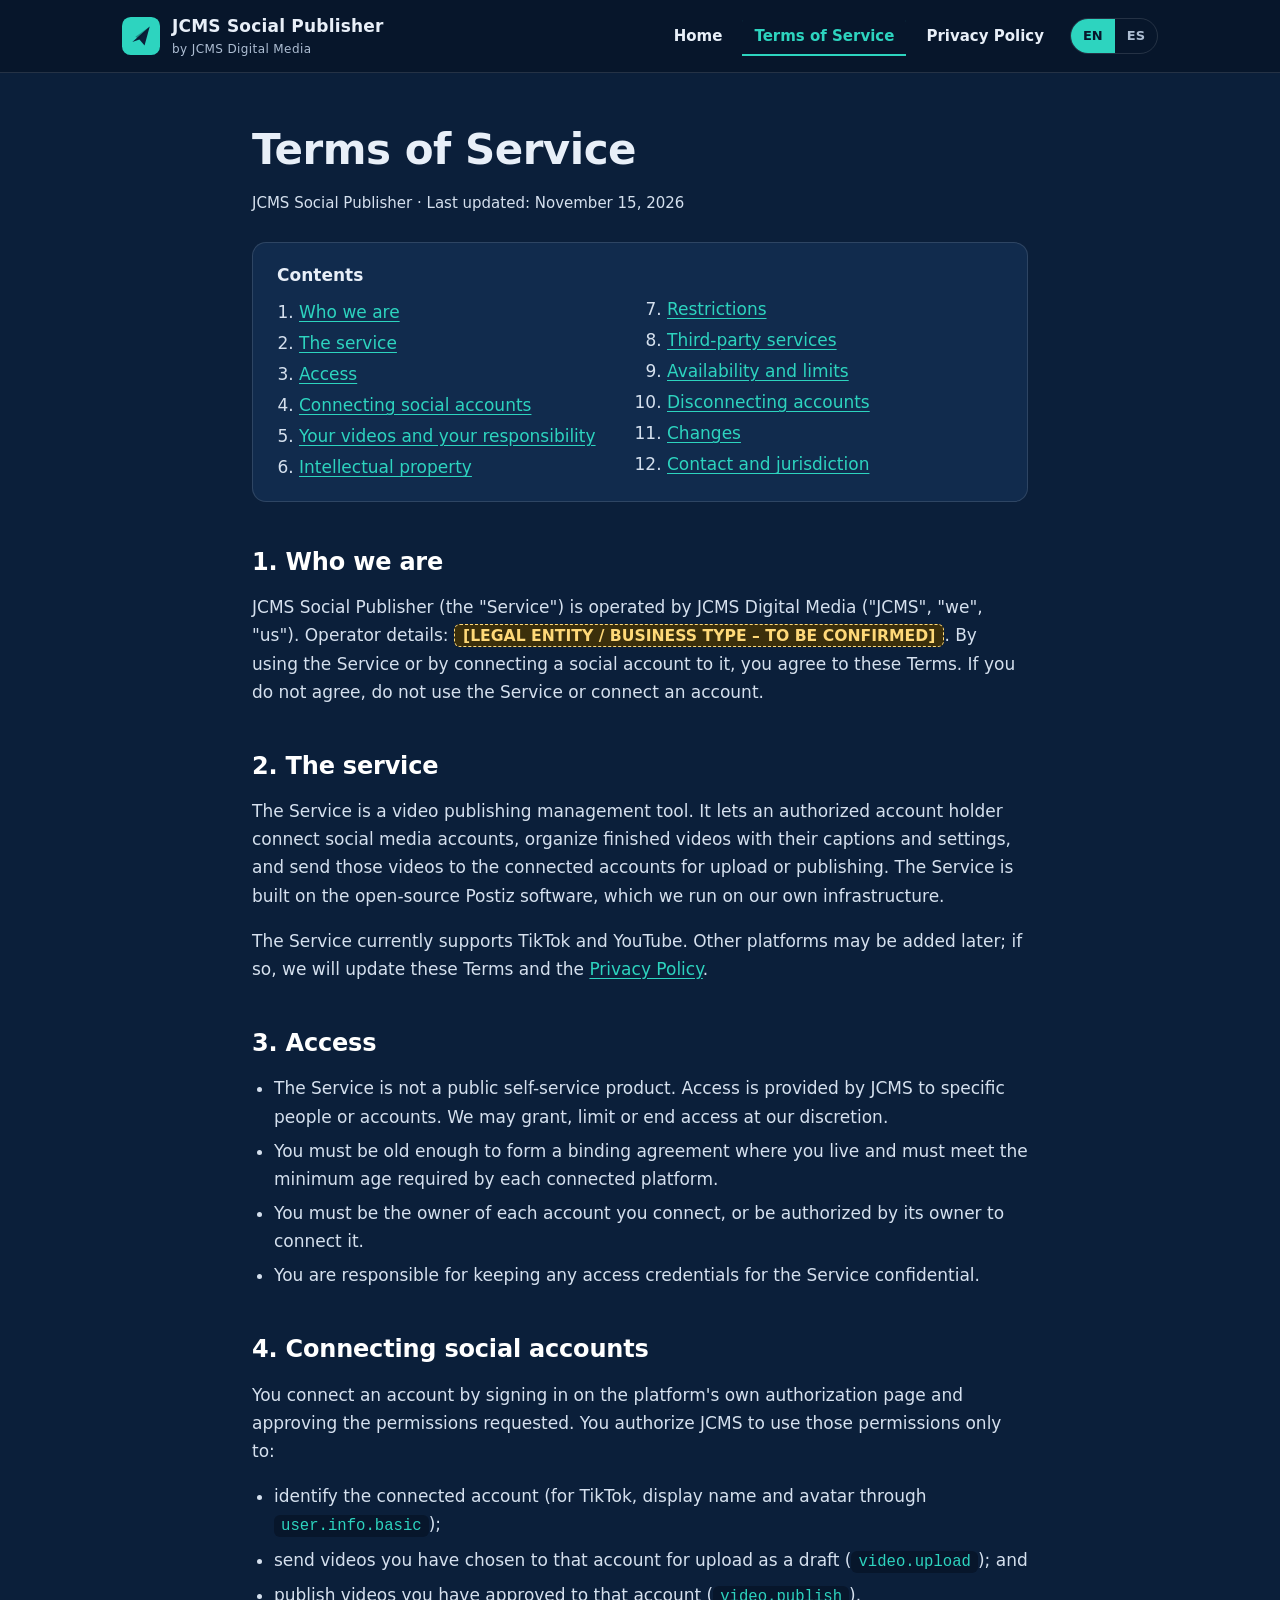
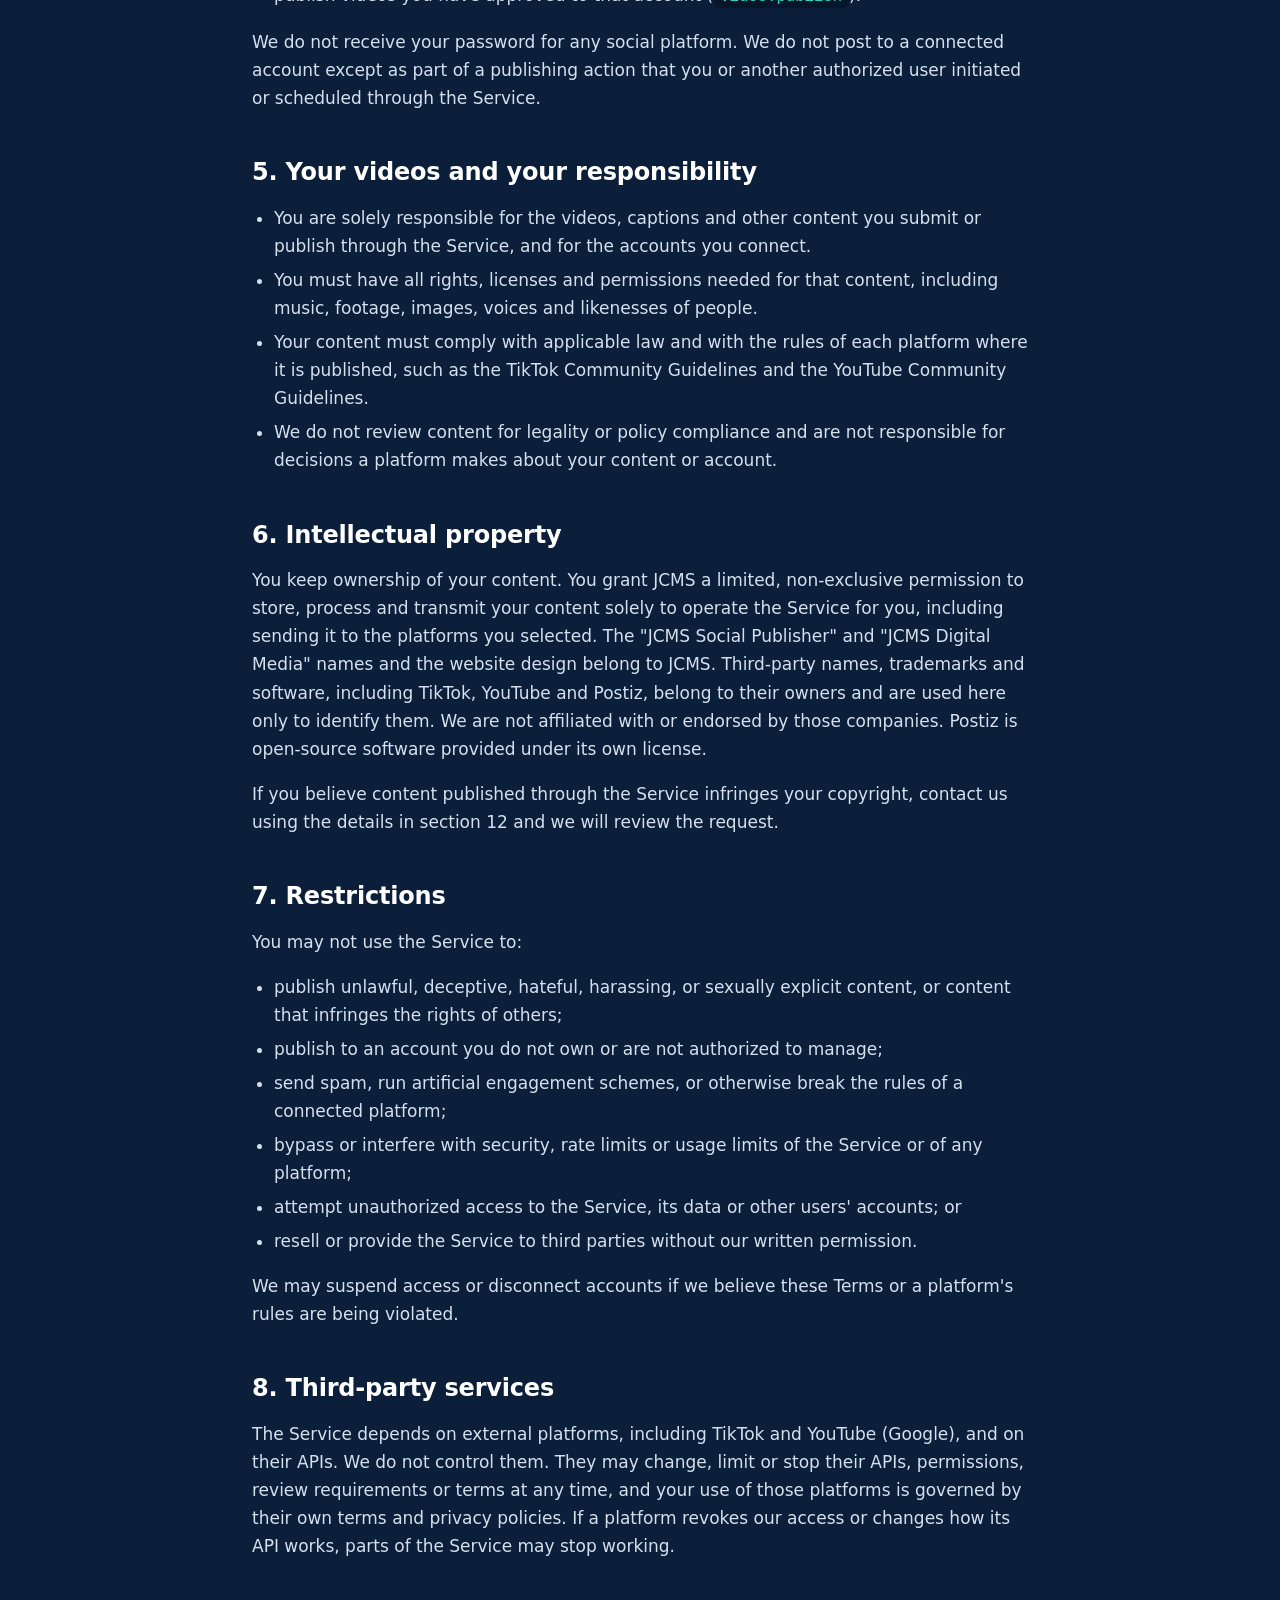
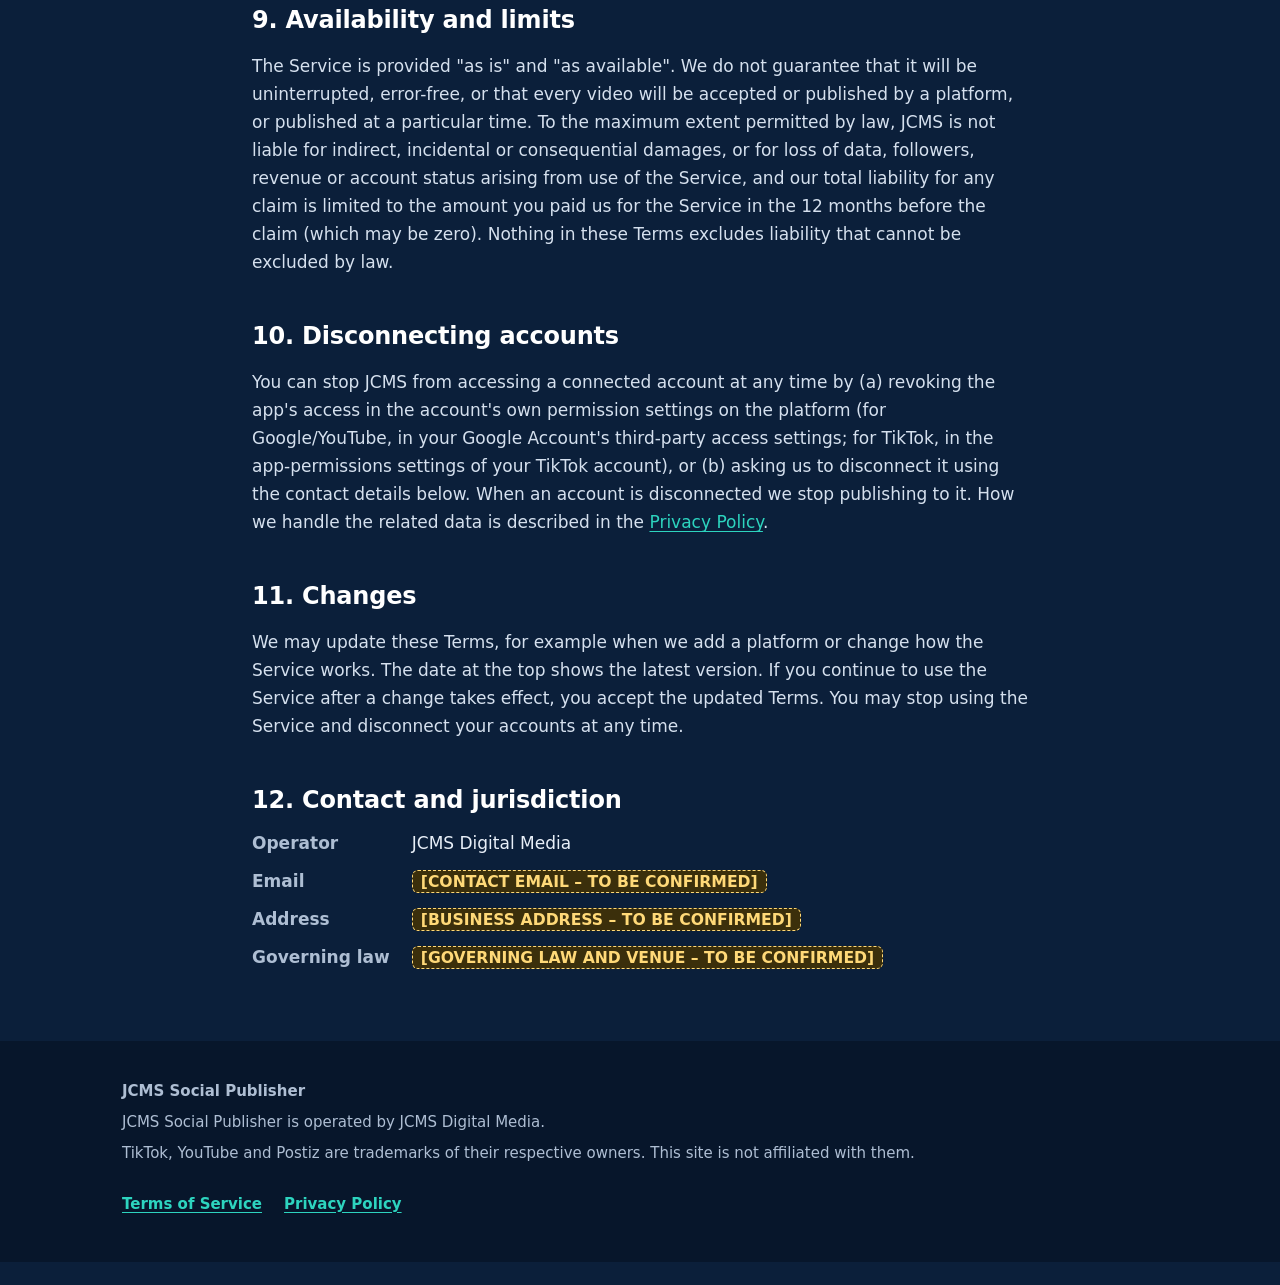
<file: terms.html>
<!DOCTYPE html>
<html lang="en">
<head>
<meta charset="utf-8">
<meta name="viewport" content="width=device-width, initial-scale=1">
<title>Terms of Service – JCMS Social Publisher</title>
<meta name="description" content="Terms of Service for JCMS Social Publisher, operated by JCMS Digital Media.">
<meta name="theme-color" content="#0b1f3a">
<link rel="icon" href="assets/favicon.svg" type="image/svg+xml">
<link rel="alternate" hreflang="en" href="terms.html">
<link rel="alternate" hreflang="es" href="es/terms.html">
<link rel="stylesheet" href="assets/style.css">
</head>
<body>
<a class="skip" href="#main">Skip to content</a>
<div class="site-header"><div class="wrap">
  <a class="brand" href="index.html" aria-label="JCMS Social Publisher – Home"><svg viewBox="0 0 48 48" role="img" aria-label="JCMS Social Publisher logo" xmlns="http://www.w3.org/2000/svg"><rect width="48" height="48" rx="11" fill="#2dd4bf"/><path d="M13 31.5 35 12 28.5 36 22 28.5Z" fill="#0b1f3a"/><path d="M22 28.5 35 12 17 25Z" fill="#07162b" opacity=".35"/></svg><span>JCMS Social Publisher<small>by JCMS Digital Media</small></span></a>
  <nav aria-label="Main navigation"><ul class="nav">
    <li><a href="index.html">Home</a></li>
    <li><a href="terms.html" aria-current="page">Terms of Service</a></li>
    <li><a href="privacy.html">Privacy Policy</a></li>
    <li class="lang" role="group" aria-label="Language"><span aria-current="true">EN</span><a href="es/terms.html" hreflang="es" lang="es" title="Español">ES</a></li>
  </ul></nav>
</div></div>

<main id="main" class="doc"><div class="wrap">
<h1>Terms of Service</h1>
<p class="meta">JCMS Social Publisher · Last updated: November 15, 2026</p>
<nav class="toc" aria-label="Contents"><strong>Contents</strong><ol>
<li><a href="#s1">Who we are</a></li><li><a href="#s2">The service</a></li><li><a href="#s3">Access</a></li><li><a href="#s4">Connecting social accounts</a></li>
<li><a href="#s5">Your videos and your responsibility</a></li><li><a href="#s6">Intellectual property</a></li><li><a href="#s7">Restrictions</a></li><li><a href="#s8">Third-party services</a></li>
<li><a href="#s9">Availability and limits</a></li><li><a href="#s10">Disconnecting accounts</a></li><li><a href="#s11">Changes</a></li><li><a href="#s12">Contact and jurisdiction</a></li></ol></nav>

<h2 id="s1">1. Who we are</h2>
<p>JCMS Social Publisher (the "Service") is operated by JCMS Digital Media ("JCMS", "we", "us"). Operator details: <span class="pending">[LEGAL ENTITY / BUSINESS TYPE – TO BE CONFIRMED]</span>. By using the Service or by connecting a social account to it, you agree to these Terms. If you do not agree, do not use the Service or connect an account.</p>

<h2 id="s2">2. The service</h2>
<p>The Service is a video publishing management tool. It lets an authorized account holder connect social media accounts, organize finished videos with their captions and settings, and send those videos to the connected accounts for upload or publishing. The Service is built on the open-source Postiz software, which we run on our own infrastructure.</p>
<p>The Service currently supports TikTok and YouTube. Other platforms may be added later; if so, we will update these Terms and the <a href="privacy.html">Privacy Policy</a>.</p>

<h2 id="s3">3. Access</h2>
<ul>
<li>The Service is not a public self-service product. Access is provided by JCMS to specific people or accounts. We may grant, limit or end access at our discretion.</li>
<li>You must be old enough to form a binding agreement where you live and must meet the minimum age required by each connected platform.</li>
<li>You must be the owner of each account you connect, or be authorized by its owner to connect it.</li>
<li>You are responsible for keeping any access credentials for the Service confidential.</li>
</ul>

<h2 id="s4">4. Connecting social accounts</h2>
<p>You connect an account by signing in on the platform's own authorization page and approving the permissions requested. You authorize JCMS to use those permissions only to:</p>
<ul>
<li>identify the connected account (for TikTok, display name and avatar through <code>user.info.basic</code>);</li>
<li>send videos you have chosen to that account for upload as a draft (<code>video.upload</code>); and</li>
<li>publish videos you have approved to that account (<code>video.publish</code>).</li>
</ul>
<p>We do not receive your password for any social platform. We do not post to a connected account except as part of a publishing action that you or another authorized user initiated or scheduled through the Service.</p>

<h2 id="s5">5. Your videos and your responsibility</h2>
<ul>
<li>You are solely responsible for the videos, captions and other content you submit or publish through the Service, and for the accounts you connect.</li>
<li>You must have all rights, licenses and permissions needed for that content, including music, footage, images, voices and likenesses of people.</li>
<li>Your content must comply with applicable law and with the rules of each platform where it is published, such as the TikTok Community Guidelines and the YouTube Community Guidelines.</li>
<li>We do not review content for legality or policy compliance and are not responsible for decisions a platform makes about your content or account.</li>
</ul>

<h2 id="s6">6. Intellectual property</h2>
<p>You keep ownership of your content. You grant JCMS a limited, non-exclusive permission to store, process and transmit your content solely to operate the Service for you, including sending it to the platforms you selected. The "JCMS Social Publisher" and "JCMS Digital Media" names and the website design belong to JCMS. Third-party names, trademarks and software, including TikTok, YouTube and Postiz, belong to their owners and are used here only to identify them. We are not affiliated with or endorsed by those companies. Postiz is open-source software provided under its own license.</p>
<p>If you believe content published through the Service infringes your copyright, contact us using the details in section 12 and we will review the request.</p>

<h2 id="s7">7. Restrictions</h2>
<p>You may not use the Service to:</p>
<ul>
<li>publish unlawful, deceptive, hateful, harassing, or sexually explicit content, or content that infringes the rights of others;</li>
<li>publish to an account you do not own or are not authorized to manage;</li>
<li>send spam, run artificial engagement schemes, or otherwise break the rules of a connected platform;</li>
<li>bypass or interfere with security, rate limits or usage limits of the Service or of any platform;</li>
<li>attempt unauthorized access to the Service, its data or other users' accounts; or</li>
<li>resell or provide the Service to third parties without our written permission.</li>
</ul>
<p>We may suspend access or disconnect accounts if we believe these Terms or a platform's rules are being violated.</p>

<h2 id="s8">8. Third-party services</h2>
<p>The Service depends on external platforms, including TikTok and YouTube (Google), and on their APIs. We do not control them. They may change, limit or stop their APIs, permissions, review requirements or terms at any time, and your use of those platforms is governed by their own terms and privacy policies. If a platform revokes our access or changes how its API works, parts of the Service may stop working.</p>

<h2 id="s9">9. Availability and limits</h2>
<p>The Service is provided "as is" and "as available". We do not guarantee that it will be uninterrupted, error-free, or that every video will be accepted or published by a platform, or published at a particular time. To the maximum extent permitted by law, JCMS is not liable for indirect, incidental or consequential damages, or for loss of data, followers, revenue or account status arising from use of the Service, and our total liability for any claim is limited to the amount you paid us for the Service in the 12 months before the claim (which may be zero). Nothing in these Terms excludes liability that cannot be excluded by law.</p>

<h2 id="s10">10. Disconnecting accounts</h2>
<p>You can stop JCMS from accessing a connected account at any time by (a) revoking the app's access in the account's own permission settings on the platform (for Google/YouTube, in your Google Account's third-party access settings; for TikTok, in the app-permissions settings of your TikTok account), or (b) asking us to disconnect it using the contact details below. When an account is disconnected we stop publishing to it. How we handle the related data is described in the <a href="privacy.html">Privacy Policy</a>.</p>

<h2 id="s11">11. Changes</h2>
<p>We may update these Terms, for example when we add a platform or change how the Service works. The date at the top shows the latest version. If you continue to use the Service after a change takes effect, you accept the updated Terms. You may stop using the Service and disconnect your accounts at any time.</p>

<h2 id="s12">12. Contact and jurisdiction</h2>
<dl class="contact">
<dt>Operator</dt><dd>JCMS Digital Media</dd>
<dt>Email</dt><dd><span class="pending">[CONTACT EMAIL – TO BE CONFIRMED]</span></dd>
<dt>Address</dt><dd><span class="pending">[BUSINESS ADDRESS – TO BE CONFIRMED]</span></dd>
<dt>Governing law</dt><dd><span class="pending">[GOVERNING LAW AND VENUE – TO BE CONFIRMED]</span></dd>
</dl>
</div></main>

<footer class="site-footer"><div class="wrap">
  <div><p><strong>JCMS Social Publisher</strong></p><p>JCMS Social Publisher is operated by JCMS Digital Media.</p><p>TikTok, YouTube and Postiz are trademarks of their respective owners. This site is not affiliated with them.</p></div>
  <ul aria-label="Legal"><li><a href="terms.html">Terms of Service</a></li><li><a href="privacy.html">Privacy Policy</a></li></ul>
</div></footer>
</body>
</html>
</file>
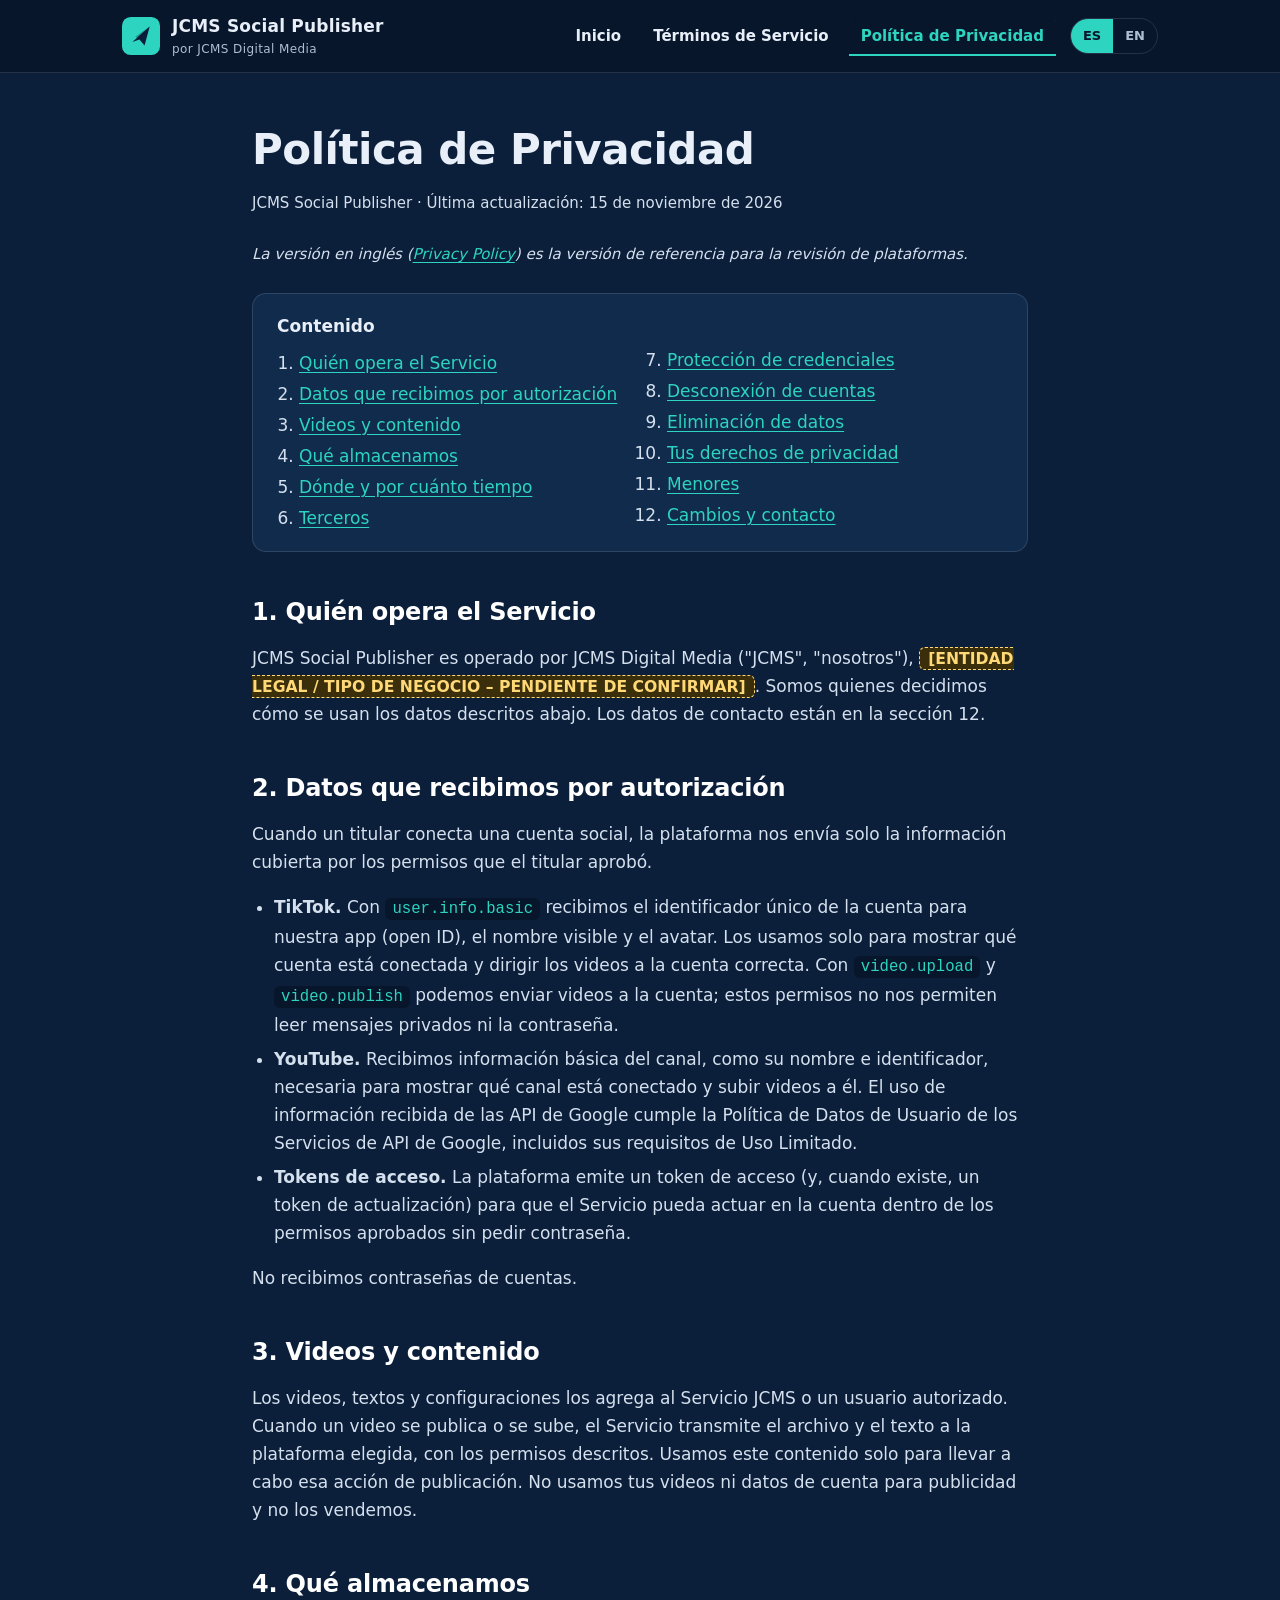
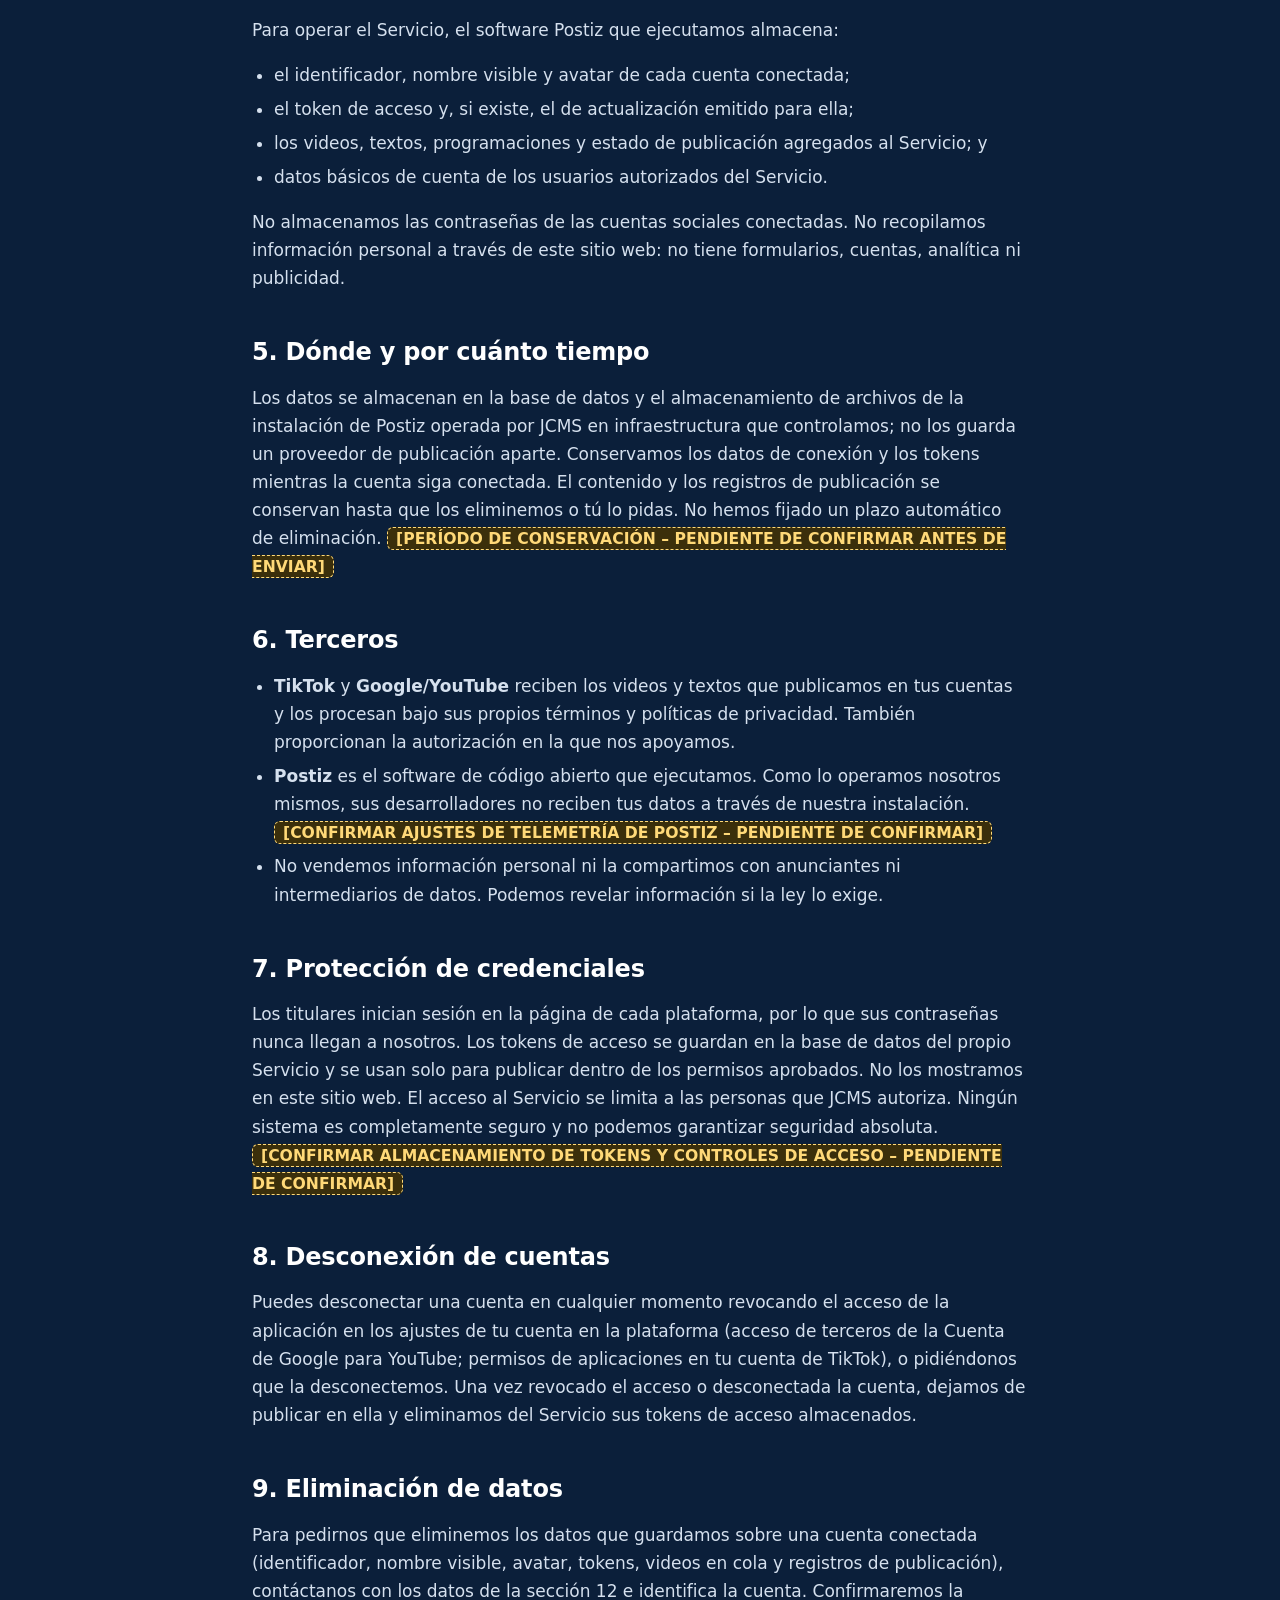
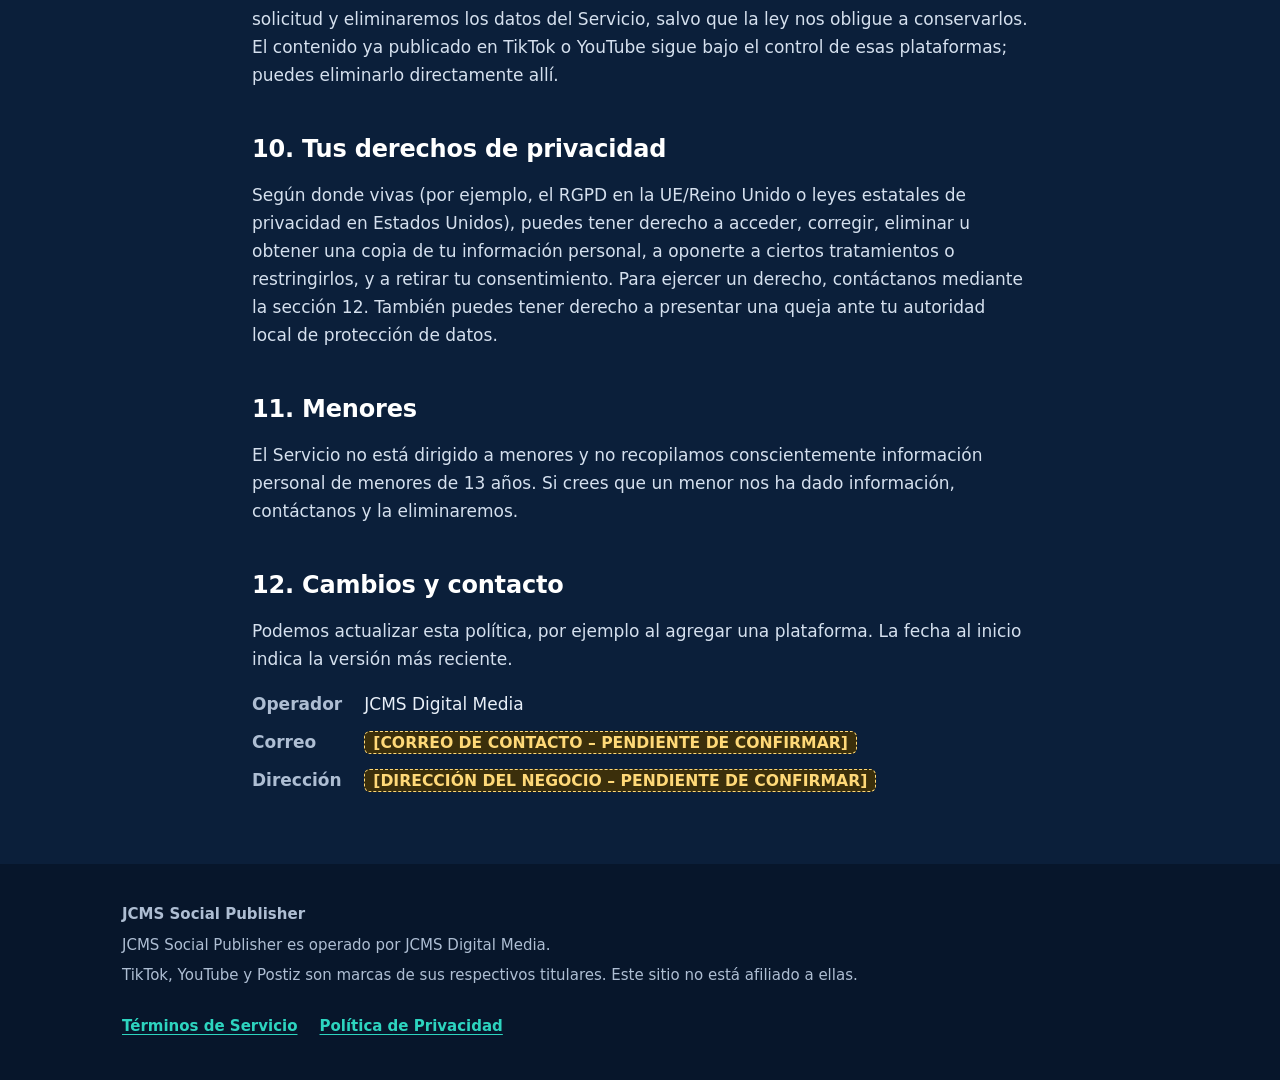
<file: es/privacy.html>
<!DOCTYPE html>
<html lang="es">
<head>
<meta charset="utf-8">
<meta name="viewport" content="width=device-width, initial-scale=1">
<title>Política de Privacidad – JCMS Social Publisher</title>
<meta name="description" content="Política de Privacidad de JCMS Social Publisher, operado por JCMS Digital Media.">
<meta name="theme-color" content="#0b1f3a">
<link rel="icon" href="../assets/favicon.svg" type="image/svg+xml">
<link rel="alternate" hreflang="en" href="../privacy.html">
<link rel="alternate" hreflang="es" href="privacy.html">
<link rel="stylesheet" href="../assets/style.css">
</head>
<body>
<a class="skip" href="#main">Saltar al contenido</a>
<div class="site-header"><div class="wrap">
  <a class="brand" href="index.html" aria-label="JCMS Social Publisher – Inicio"><svg viewBox="0 0 48 48" role="img" aria-label="JCMS Social Publisher logo" xmlns="http://www.w3.org/2000/svg"><rect width="48" height="48" rx="11" fill="#2dd4bf"/><path d="M13 31.5 35 12 28.5 36 22 28.5Z" fill="#0b1f3a"/><path d="M22 28.5 35 12 17 25Z" fill="#07162b" opacity=".35"/></svg><span>JCMS Social Publisher<small>por JCMS Digital Media</small></span></a>
  <nav aria-label="Navegación principal"><ul class="nav">
    <li><a href="index.html">Inicio</a></li>
    <li><a href="terms.html">Términos de Servicio</a></li>
    <li><a href="privacy.html" aria-current="page">Política de Privacidad</a></li>
    <li class="lang" role="group" aria-label="Idioma"><span aria-current="true">ES</span><a href="../privacy.html" hreflang="en" lang="en" title="English">EN</a></li>
  </ul></nav>
</div></div>

<main id="main" class="doc"><div class="wrap">
<h1>Política de Privacidad</h1>
<p class="meta">JCMS Social Publisher · Última actualización: 15 de noviembre de 2026</p>
<p class="meta"><em>La versión en inglés (<a href="../privacy.html" hreflang="en">Privacy Policy</a>) es la versión de referencia para la revisión de plataformas.</em></p>
<nav class="toc" aria-label="Contenido"><strong>Contenido</strong><ol>
<li><a href="#p1">Quién opera el Servicio</a></li><li><a href="#p2">Datos que recibimos por autorización</a></li><li><a href="#p3">Videos y contenido</a></li><li><a href="#p4">Qué almacenamos</a></li>
<li><a href="#p5">Dónde y por cuánto tiempo</a></li><li><a href="#p6">Terceros</a></li><li><a href="#p7">Protección de credenciales</a></li><li><a href="#p8">Desconexión de cuentas</a></li>
<li><a href="#p9">Eliminación de datos</a></li><li><a href="#p10">Tus derechos de privacidad</a></li><li><a href="#p11">Menores</a></li><li><a href="#p12">Cambios y contacto</a></li></ol></nav>

<h2 id="p1">1. Quién opera el Servicio</h2>
<p>JCMS Social Publisher es operado por JCMS Digital Media ("JCMS", "nosotros"), <span class="pending">[ENTIDAD LEGAL / TIPO DE NEGOCIO – PENDIENTE DE CONFIRMAR]</span>. Somos quienes decidimos cómo se usan los datos descritos abajo. Los datos de contacto están en la sección 12.</p>

<h2 id="p2">2. Datos que recibimos por autorización</h2>
<p>Cuando un titular conecta una cuenta social, la plataforma nos envía solo la información cubierta por los permisos que el titular aprobó.</p>
<ul>
<li><strong>TikTok.</strong> Con <code>user.info.basic</code> recibimos el identificador único de la cuenta para nuestra app (open ID), el nombre visible y el avatar. Los usamos solo para mostrar qué cuenta está conectada y dirigir los videos a la cuenta correcta. Con <code>video.upload</code> y <code>video.publish</code> podemos enviar videos a la cuenta; estos permisos no nos permiten leer mensajes privados ni la contraseña.</li>
<li><strong>YouTube.</strong> Recibimos información básica del canal, como su nombre e identificador, necesaria para mostrar qué canal está conectado y subir videos a él. El uso de información recibida de las API de Google cumple la Política de Datos de Usuario de los Servicios de API de Google, incluidos sus requisitos de Uso Limitado.</li>
<li><strong>Tokens de acceso.</strong> La plataforma emite un token de acceso (y, cuando existe, un token de actualización) para que el Servicio pueda actuar en la cuenta dentro de los permisos aprobados sin pedir contraseña.</li>
</ul>
<p>No recibimos contraseñas de cuentas.</p>

<h2 id="p3">3. Videos y contenido</h2>
<p>Los videos, textos y configuraciones los agrega al Servicio JCMS o un usuario autorizado. Cuando un video se publica o se sube, el Servicio transmite el archivo y el texto a la plataforma elegida, con los permisos descritos. Usamos este contenido solo para llevar a cabo esa acción de publicación. No usamos tus videos ni datos de cuenta para publicidad y no los vendemos.</p>

<h2 id="p4">4. Qué almacenamos</h2>
<p>Para operar el Servicio, el software Postiz que ejecutamos almacena:</p>
<ul>
<li>el identificador, nombre visible y avatar de cada cuenta conectada;</li>
<li>el token de acceso y, si existe, el de actualización emitido para ella;</li>
<li>los videos, textos, programaciones y estado de publicación agregados al Servicio; y</li>
<li>datos básicos de cuenta de los usuarios autorizados del Servicio.</li>
</ul>
<p>No almacenamos las contraseñas de las cuentas sociales conectadas. No recopilamos información personal a través de este sitio web: no tiene formularios, cuentas, analítica ni publicidad.</p>

<h2 id="p5">5. Dónde y por cuánto tiempo</h2>
<p>Los datos se almacenan en la base de datos y el almacenamiento de archivos de la instalación de Postiz operada por JCMS en infraestructura que controlamos; no los guarda un proveedor de publicación aparte. Conservamos los datos de conexión y los tokens mientras la cuenta siga conectada. El contenido y los registros de publicación se conservan hasta que los eliminemos o tú lo pidas. No hemos fijado un plazo automático de eliminación. <span class="pending">[PERÍODO DE CONSERVACIÓN – PENDIENTE DE CONFIRMAR ANTES DE ENVIAR]</span></p>

<h2 id="p6">6. Terceros</h2>
<ul>
<li><strong>TikTok</strong> y <strong>Google/YouTube</strong> reciben los videos y textos que publicamos en tus cuentas y los procesan bajo sus propios términos y políticas de privacidad. También proporcionan la autorización en la que nos apoyamos.</li>
<li><strong>Postiz</strong> es el software de código abierto que ejecutamos. Como lo operamos nosotros mismos, sus desarrolladores no reciben tus datos a través de nuestra instalación. <span class="pending">[CONFIRMAR AJUSTES DE TELEMETRÍA DE POSTIZ – PENDIENTE DE CONFIRMAR]</span></li>
<li>No vendemos información personal ni la compartimos con anunciantes ni intermediarios de datos. Podemos revelar información si la ley lo exige.</li>
</ul>

<h2 id="p7">7. Protección de credenciales</h2>
<p>Los titulares inician sesión en la página de cada plataforma, por lo que sus contraseñas nunca llegan a nosotros. Los tokens de acceso se guardan en la base de datos del propio Servicio y se usan solo para publicar dentro de los permisos aprobados. No los mostramos en este sitio web. El acceso al Servicio se limita a las personas que JCMS autoriza. Ningún sistema es completamente seguro y no podemos garantizar seguridad absoluta. <span class="pending">[CONFIRMAR ALMACENAMIENTO DE TOKENS Y CONTROLES DE ACCESO – PENDIENTE DE CONFIRMAR]</span></p>

<h2 id="p8">8. Desconexión de cuentas</h2>
<p>Puedes desconectar una cuenta en cualquier momento revocando el acceso de la aplicación en los ajustes de tu cuenta en la plataforma (acceso de terceros de la Cuenta de Google para YouTube; permisos de aplicaciones en tu cuenta de TikTok), o pidiéndonos que la desconectemos. Una vez revocado el acceso o desconectada la cuenta, dejamos de publicar en ella y eliminamos del Servicio sus tokens de acceso almacenados.</p>

<h2 id="p9">9. Eliminación de datos</h2>
<p>Para pedirnos que eliminemos los datos que guardamos sobre una cuenta conectada (identificador, nombre visible, avatar, tokens, videos en cola y registros de publicación), contáctanos con los datos de la sección 12 e identifica la cuenta. Confirmaremos la solicitud y eliminaremos los datos del Servicio, salvo que la ley nos obligue a conservarlos. El contenido ya publicado en TikTok o YouTube sigue bajo el control de esas plataformas; puedes eliminarlo directamente allí.</p>

<h2 id="p10">10. Tus derechos de privacidad</h2>
<p>Según donde vivas (por ejemplo, el RGPD en la UE/Reino Unido o leyes estatales de privacidad en Estados Unidos), puedes tener derecho a acceder, corregir, eliminar u obtener una copia de tu información personal, a oponerte a ciertos tratamientos o restringirlos, y a retirar tu consentimiento. Para ejercer un derecho, contáctanos mediante la sección 12. También puedes tener derecho a presentar una queja ante tu autoridad local de protección de datos.</p>

<h2 id="p11">11. Menores</h2>
<p>El Servicio no está dirigido a menores y no recopilamos conscientemente información personal de menores de 13 años. Si crees que un menor nos ha dado información, contáctanos y la eliminaremos.</p>

<h2 id="p12">12. Cambios y contacto</h2>
<p>Podemos actualizar esta política, por ejemplo al agregar una plataforma. La fecha al inicio indica la versión más reciente.</p>
<dl class="contact">
<dt>Operador</dt><dd>JCMS Digital Media</dd>
<dt>Correo</dt><dd><span class="pending">[CORREO DE CONTACTO – PENDIENTE DE CONFIRMAR]</span></dd>
<dt>Dirección</dt><dd><span class="pending">[DIRECCIÓN DEL NEGOCIO – PENDIENTE DE CONFIRMAR]</span></dd>
</dl>
</div></main>

<footer class="site-footer"><div class="wrap">
  <div><p><strong>JCMS Social Publisher</strong></p><p>JCMS Social Publisher es operado por JCMS Digital Media.</p><p>TikTok, YouTube y Postiz son marcas de sus respectivos titulares. Este sitio no está afiliado a ellas.</p></div>
  <ul aria-label="Legal"><li><a href="terms.html">Términos de Servicio</a></li><li><a href="privacy.html">Política de Privacidad</a></li></ul>
</div></footer>
</body>
</html>
</file>
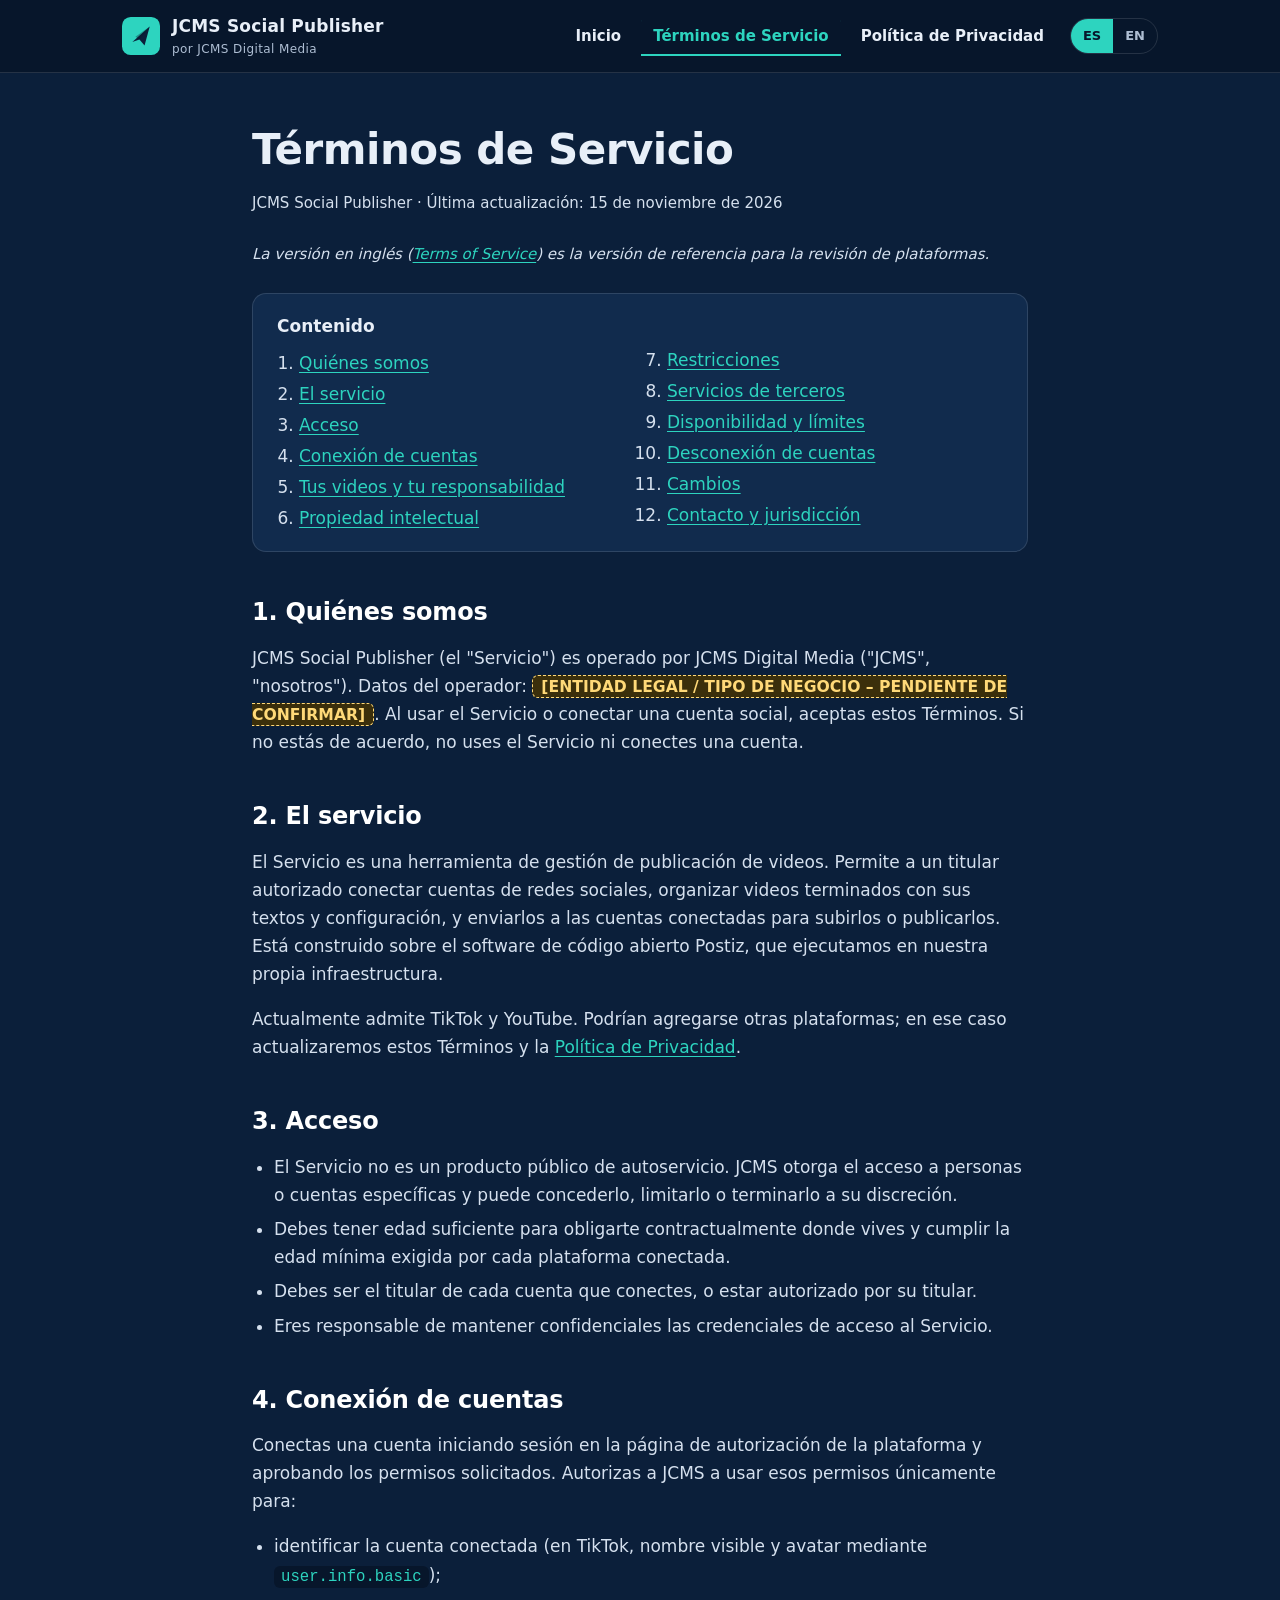
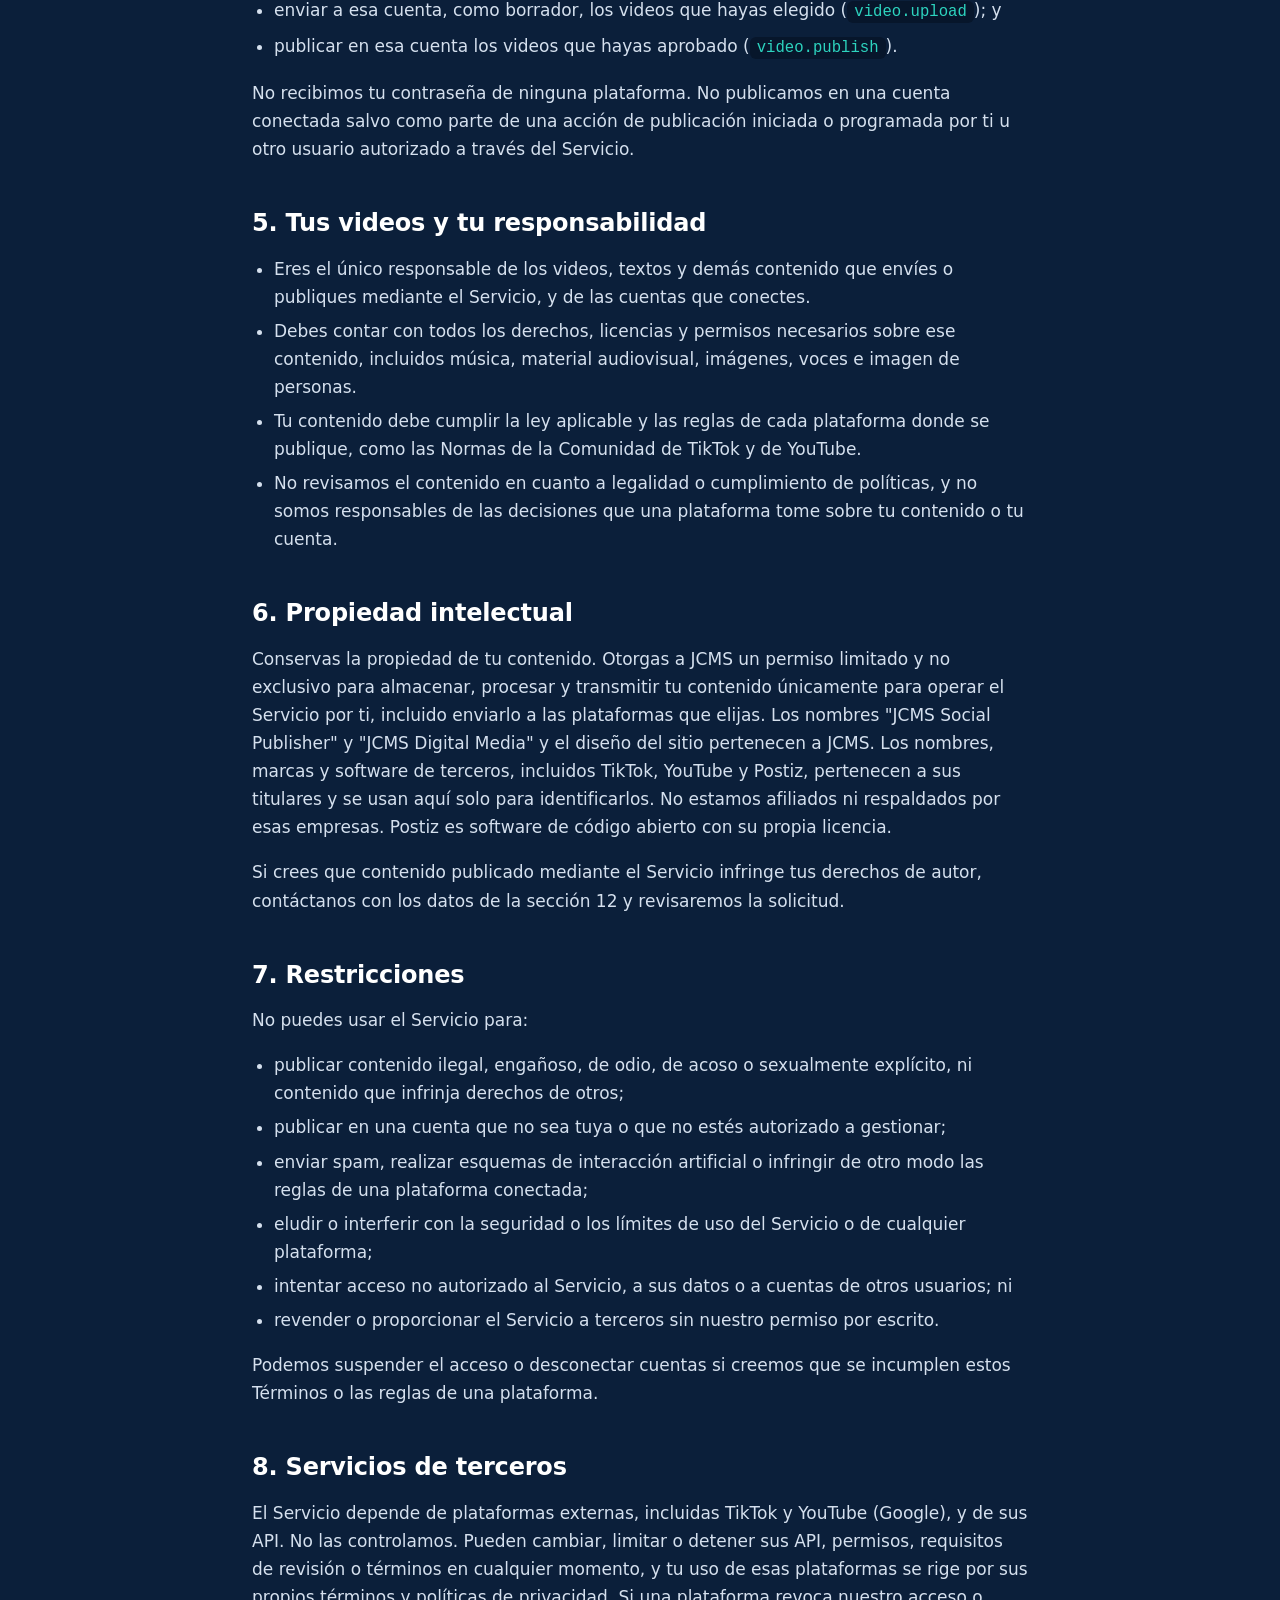
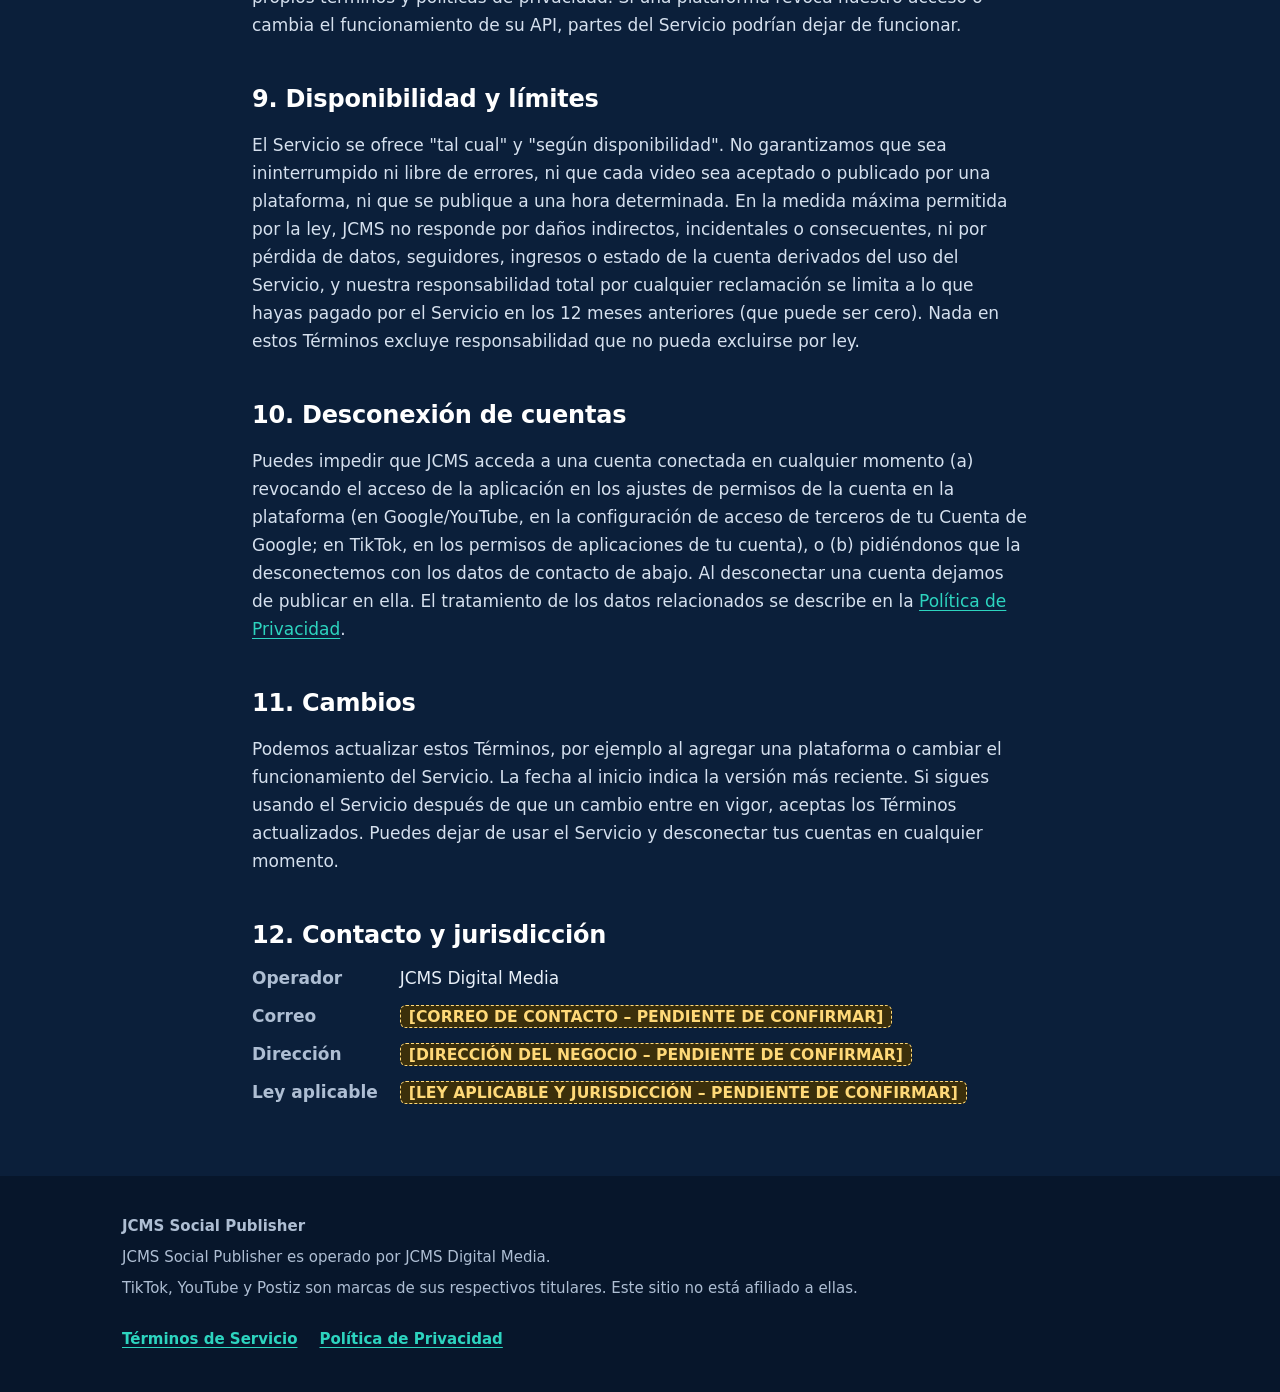
<file: es/terms.html>
<!DOCTYPE html>
<html lang="es">
<head>
<meta charset="utf-8">
<meta name="viewport" content="width=device-width, initial-scale=1">
<title>Términos de Servicio – JCMS Social Publisher</title>
<meta name="description" content="Términos de Servicio de JCMS Social Publisher, operado por JCMS Digital Media.">
<meta name="theme-color" content="#0b1f3a">
<link rel="icon" href="../assets/favicon.svg" type="image/svg+xml">
<link rel="alternate" hreflang="en" href="../terms.html">
<link rel="alternate" hreflang="es" href="terms.html">
<link rel="stylesheet" href="../assets/style.css">
</head>
<body>
<a class="skip" href="#main">Saltar al contenido</a>
<div class="site-header"><div class="wrap">
  <a class="brand" href="index.html" aria-label="JCMS Social Publisher – Inicio"><svg viewBox="0 0 48 48" role="img" aria-label="JCMS Social Publisher logo" xmlns="http://www.w3.org/2000/svg"><rect width="48" height="48" rx="11" fill="#2dd4bf"/><path d="M13 31.5 35 12 28.5 36 22 28.5Z" fill="#0b1f3a"/><path d="M22 28.5 35 12 17 25Z" fill="#07162b" opacity=".35"/></svg><span>JCMS Social Publisher<small>por JCMS Digital Media</small></span></a>
  <nav aria-label="Navegación principal"><ul class="nav">
    <li><a href="index.html">Inicio</a></li>
    <li><a href="terms.html" aria-current="page">Términos de Servicio</a></li>
    <li><a href="privacy.html">Política de Privacidad</a></li>
    <li class="lang" role="group" aria-label="Idioma"><span aria-current="true">ES</span><a href="../terms.html" hreflang="en" lang="en" title="English">EN</a></li>
  </ul></nav>
</div></div>

<main id="main" class="doc"><div class="wrap">
<h1>Términos de Servicio</h1>
<p class="meta">JCMS Social Publisher · Última actualización: 15 de noviembre de 2026</p>
<p class="meta"><em>La versión en inglés (<a href="../terms.html" hreflang="en">Terms of Service</a>) es la versión de referencia para la revisión de plataformas.</em></p>
<nav class="toc" aria-label="Contenido"><strong>Contenido</strong><ol>
<li><a href="#s1">Quiénes somos</a></li><li><a href="#s2">El servicio</a></li><li><a href="#s3">Acceso</a></li><li><a href="#s4">Conexión de cuentas</a></li>
<li><a href="#s5">Tus videos y tu responsabilidad</a></li><li><a href="#s6">Propiedad intelectual</a></li><li><a href="#s7">Restricciones</a></li><li><a href="#s8">Servicios de terceros</a></li>
<li><a href="#s9">Disponibilidad y límites</a></li><li><a href="#s10">Desconexión de cuentas</a></li><li><a href="#s11">Cambios</a></li><li><a href="#s12">Contacto y jurisdicción</a></li></ol></nav>

<h2 id="s1">1. Quiénes somos</h2>
<p>JCMS Social Publisher (el "Servicio") es operado por JCMS Digital Media ("JCMS", "nosotros"). Datos del operador: <span class="pending">[ENTIDAD LEGAL / TIPO DE NEGOCIO – PENDIENTE DE CONFIRMAR]</span>. Al usar el Servicio o conectar una cuenta social, aceptas estos Términos. Si no estás de acuerdo, no uses el Servicio ni conectes una cuenta.</p>

<h2 id="s2">2. El servicio</h2>
<p>El Servicio es una herramienta de gestión de publicación de videos. Permite a un titular autorizado conectar cuentas de redes sociales, organizar videos terminados con sus textos y configuración, y enviarlos a las cuentas conectadas para subirlos o publicarlos. Está construido sobre el software de código abierto Postiz, que ejecutamos en nuestra propia infraestructura.</p>
<p>Actualmente admite TikTok y YouTube. Podrían agregarse otras plataformas; en ese caso actualizaremos estos Términos y la <a href="privacy.html">Política de Privacidad</a>.</p>

<h2 id="s3">3. Acceso</h2>
<ul>
<li>El Servicio no es un producto público de autoservicio. JCMS otorga el acceso a personas o cuentas específicas y puede concederlo, limitarlo o terminarlo a su discreción.</li>
<li>Debes tener edad suficiente para obligarte contractualmente donde vives y cumplir la edad mínima exigida por cada plataforma conectada.</li>
<li>Debes ser el titular de cada cuenta que conectes, o estar autorizado por su titular.</li>
<li>Eres responsable de mantener confidenciales las credenciales de acceso al Servicio.</li>
</ul>

<h2 id="s4">4. Conexión de cuentas</h2>
<p>Conectas una cuenta iniciando sesión en la página de autorización de la plataforma y aprobando los permisos solicitados. Autorizas a JCMS a usar esos permisos únicamente para:</p>
<ul>
<li>identificar la cuenta conectada (en TikTok, nombre visible y avatar mediante <code>user.info.basic</code>);</li>
<li>enviar a esa cuenta, como borrador, los videos que hayas elegido (<code>video.upload</code>); y</li>
<li>publicar en esa cuenta los videos que hayas aprobado (<code>video.publish</code>).</li>
</ul>
<p>No recibimos tu contraseña de ninguna plataforma. No publicamos en una cuenta conectada salvo como parte de una acción de publicación iniciada o programada por ti u otro usuario autorizado a través del Servicio.</p>

<h2 id="s5">5. Tus videos y tu responsabilidad</h2>
<ul>
<li>Eres el único responsable de los videos, textos y demás contenido que envíes o publiques mediante el Servicio, y de las cuentas que conectes.</li>
<li>Debes contar con todos los derechos, licencias y permisos necesarios sobre ese contenido, incluidos música, material audiovisual, imágenes, voces e imagen de personas.</li>
<li>Tu contenido debe cumplir la ley aplicable y las reglas de cada plataforma donde se publique, como las Normas de la Comunidad de TikTok y de YouTube.</li>
<li>No revisamos el contenido en cuanto a legalidad o cumplimiento de políticas, y no somos responsables de las decisiones que una plataforma tome sobre tu contenido o tu cuenta.</li>
</ul>

<h2 id="s6">6. Propiedad intelectual</h2>
<p>Conservas la propiedad de tu contenido. Otorgas a JCMS un permiso limitado y no exclusivo para almacenar, procesar y transmitir tu contenido únicamente para operar el Servicio por ti, incluido enviarlo a las plataformas que elijas. Los nombres "JCMS Social Publisher" y "JCMS Digital Media" y el diseño del sitio pertenecen a JCMS. Los nombres, marcas y software de terceros, incluidos TikTok, YouTube y Postiz, pertenecen a sus titulares y se usan aquí solo para identificarlos. No estamos afiliados ni respaldados por esas empresas. Postiz es software de código abierto con su propia licencia.</p>
<p>Si crees que contenido publicado mediante el Servicio infringe tus derechos de autor, contáctanos con los datos de la sección 12 y revisaremos la solicitud.</p>

<h2 id="s7">7. Restricciones</h2>
<p>No puedes usar el Servicio para:</p>
<ul>
<li>publicar contenido ilegal, engañoso, de odio, de acoso o sexualmente explícito, ni contenido que infrinja derechos de otros;</li>
<li>publicar en una cuenta que no sea tuya o que no estés autorizado a gestionar;</li>
<li>enviar spam, realizar esquemas de interacción artificial o infringir de otro modo las reglas de una plataforma conectada;</li>
<li>eludir o interferir con la seguridad o los límites de uso del Servicio o de cualquier plataforma;</li>
<li>intentar acceso no autorizado al Servicio, a sus datos o a cuentas de otros usuarios; ni</li>
<li>revender o proporcionar el Servicio a terceros sin nuestro permiso por escrito.</li>
</ul>
<p>Podemos suspender el acceso o desconectar cuentas si creemos que se incumplen estos Términos o las reglas de una plataforma.</p>

<h2 id="s8">8. Servicios de terceros</h2>
<p>El Servicio depende de plataformas externas, incluidas TikTok y YouTube (Google), y de sus API. No las controlamos. Pueden cambiar, limitar o detener sus API, permisos, requisitos de revisión o términos en cualquier momento, y tu uso de esas plataformas se rige por sus propios términos y políticas de privacidad. Si una plataforma revoca nuestro acceso o cambia el funcionamiento de su API, partes del Servicio podrían dejar de funcionar.</p>

<h2 id="s9">9. Disponibilidad y límites</h2>
<p>El Servicio se ofrece "tal cual" y "según disponibilidad". No garantizamos que sea ininterrumpido ni libre de errores, ni que cada video sea aceptado o publicado por una plataforma, ni que se publique a una hora determinada. En la medida máxima permitida por la ley, JCMS no responde por daños indirectos, incidentales o consecuentes, ni por pérdida de datos, seguidores, ingresos o estado de la cuenta derivados del uso del Servicio, y nuestra responsabilidad total por cualquier reclamación se limita a lo que hayas pagado por el Servicio en los 12 meses anteriores (que puede ser cero). Nada en estos Términos excluye responsabilidad que no pueda excluirse por ley.</p>

<h2 id="s10">10. Desconexión de cuentas</h2>
<p>Puedes impedir que JCMS acceda a una cuenta conectada en cualquier momento (a) revocando el acceso de la aplicación en los ajustes de permisos de la cuenta en la plataforma (en Google/YouTube, en la configuración de acceso de terceros de tu Cuenta de Google; en TikTok, en los permisos de aplicaciones de tu cuenta), o (b) pidiéndonos que la desconectemos con los datos de contacto de abajo. Al desconectar una cuenta dejamos de publicar en ella. El tratamiento de los datos relacionados se describe en la <a href="privacy.html">Política de Privacidad</a>.</p>

<h2 id="s11">11. Cambios</h2>
<p>Podemos actualizar estos Términos, por ejemplo al agregar una plataforma o cambiar el funcionamiento del Servicio. La fecha al inicio indica la versión más reciente. Si sigues usando el Servicio después de que un cambio entre en vigor, aceptas los Términos actualizados. Puedes dejar de usar el Servicio y desconectar tus cuentas en cualquier momento.</p>

<h2 id="s12">12. Contacto y jurisdicción</h2>
<dl class="contact">
<dt>Operador</dt><dd>JCMS Digital Media</dd>
<dt>Correo</dt><dd><span class="pending">[CORREO DE CONTACTO – PENDIENTE DE CONFIRMAR]</span></dd>
<dt>Dirección</dt><dd><span class="pending">[DIRECCIÓN DEL NEGOCIO – PENDIENTE DE CONFIRMAR]</span></dd>
<dt>Ley aplicable</dt><dd><span class="pending">[LEY APLICABLE Y JURISDICCIÓN – PENDIENTE DE CONFIRMAR]</span></dd>
</dl>
</div></main>

<footer class="site-footer"><div class="wrap">
  <div><p><strong>JCMS Social Publisher</strong></p><p>JCMS Social Publisher es operado por JCMS Digital Media.</p><p>TikTok, YouTube y Postiz son marcas de sus respectivos titulares. Este sitio no está afiliado a ellas.</p></div>
  <ul aria-label="Legal"><li><a href="terms.html">Términos de Servicio</a></li><li><a href="privacy.html">Política de Privacidad</a></li></ul>
</div></footer>
</body>
</html>
</file>
<file: assets/style.css>
:root{
  --navy-900:#07162b;
  --navy-800:#0b1f3a;
  --navy-700:#112b4d;
  --navy-600:#1a3a63;
  --teal:#2dd4bf;
  --teal-dim:#14a999;
  --text:#e8eff8;
  --muted:#aebed3;
  --line:rgba(255,255,255,.12);
  --warn-bg:#3b2f0b;
  --warn-text:#ffd978;
  --radius:14px;
  --max:1080px;
  --font:system-ui,-apple-system,"Segoe UI",Roboto,"Helvetica Neue",Arial,sans-serif;
}
*{box-sizing:border-box}
html{scroll-behavior:smooth}
body{margin:0;background:var(--navy-800);color:var(--text);font-family:var(--font);line-height:1.65;font-size:17px;-webkit-font-smoothing:antialiased}
a{color:var(--teal);text-underline-offset:3px}
a:hover{color:#7ff0e0}
:focus-visible{outline:3px solid var(--teal);outline-offset:3px;border-radius:4px}
.skip{position:absolute;left:-999px;top:8px;background:var(--teal);color:var(--navy-900);padding:10px 16px;border-radius:8px;z-index:100;font-weight:700}
.skip:focus{left:8px}
.wrap{max-width:var(--max);margin:0 auto;padding:0 22px}

/* Header */
.site-header{background:var(--navy-900);border-bottom:1px solid var(--line);position:sticky;top:0;z-index:50}
.site-header .wrap{display:flex;flex-wrap:wrap;align-items:center;justify-content:space-between;gap:10px 24px;padding-top:12px;padding-bottom:12px}
.brand{display:flex;align-items:center;gap:12px;color:var(--text);text-decoration:none;font-weight:700;letter-spacing:.2px}
.brand:hover{color:var(--text)}
.brand svg{width:38px;height:38px;flex:none}
.brand small{display:block;font-weight:500;color:var(--muted);font-size:12px;letter-spacing:.4px}
.nav{display:flex;flex-wrap:wrap;align-items:center;gap:4px 8px;list-style:none;margin:0;padding:0}
.nav a{display:inline-block;padding:8px 12px;border-radius:8px;color:var(--text);text-decoration:none;font-size:15px;font-weight:600}
.nav a:hover{background:var(--navy-700);color:var(--teal)}
.nav a[aria-current="page"]{color:var(--teal);box-shadow:inset 0 -2px 0 var(--teal);border-radius:8px 8px 0 0}
.lang{margin-left:6px;display:inline-flex;border:1px solid var(--line);border-radius:999px;overflow:hidden}
.lang a,.lang span{padding:6px 12px;font-size:13px;font-weight:700;text-decoration:none;color:var(--muted)}
.lang span{background:var(--teal);color:var(--navy-900)}
.lang a:hover{color:var(--teal);background:var(--navy-700)}

/* Hero */
.hero{background:radial-gradient(1000px 420px at 85% -10%,rgba(45,212,191,.22),transparent 60%),linear-gradient(180deg,var(--navy-900),var(--navy-800));padding:84px 0 70px;border-bottom:1px solid var(--line)}
.eyebrow{color:var(--teal);font-weight:700;letter-spacing:1.6px;text-transform:uppercase;font-size:13px;margin:0 0 14px}
h1{font-size:clamp(34px,5.4vw,56px);line-height:1.1;margin:0 0 18px;letter-spacing:-.5px}
h2{font-size:clamp(25px,3.2vw,32px);line-height:1.2;margin:0 0 14px;letter-spacing:-.2px}
h3{font-size:19px;margin:0 0 8px}
.lead{font-size:clamp(18px,2vw,21px);color:var(--muted);max-width:720px;margin:0 0 28px}
.btns{display:flex;flex-wrap:wrap;gap:12px;margin-bottom:26px}
.btn{display:inline-block;padding:13px 22px;border-radius:10px;font-weight:700;text-decoration:none;border:2px solid var(--teal);font-size:16px}
.btn.primary{background:var(--teal);color:var(--navy-900)}
.btn.primary:hover{background:#7ff0e0;color:var(--navy-900)}
.btn.ghost{color:var(--teal)}
.btn.ghost:hover{background:var(--navy-700)}
.legal-strip{display:flex;flex-wrap:wrap;gap:6px 20px;color:var(--muted);font-size:15px}
.legal-strip a{font-weight:700}

/* Sections */
section.block{padding:62px 0;border-bottom:1px solid var(--line)}
section.block.alt{background:var(--navy-900)}
.grid{display:grid;gap:18px}
.grid.cols-2{grid-template-columns:repeat(auto-fit,minmax(300px,1fr))}
.grid.cols-3{grid-template-columns:repeat(auto-fit,minmax(250px,1fr))}
.grid.cols-4{grid-template-columns:repeat(auto-fit,minmax(220px,1fr))}
.card{background:var(--navy-700);border:1px solid var(--line);border-radius:var(--radius);padding:24px}
.card p{margin:0;color:var(--muted)}
.card ul{margin:8px 0 0;padding-left:20px;color:var(--muted)}
.step-num{display:inline-flex;width:34px;height:34px;border-radius:50%;background:var(--teal);color:var(--navy-900);font-weight:800;align-items:center;justify-content:center;margin-bottom:12px}
.tag{display:inline-block;font-size:12px;font-weight:700;letter-spacing:.6px;text-transform:uppercase;padding:3px 9px;border-radius:999px;border:1px solid var(--teal);color:var(--teal);margin-bottom:10px}
.tag.soon{border-color:var(--muted);color:var(--muted)}
.note{border-left:4px solid var(--teal);background:var(--navy-700);padding:16px 20px;border-radius:0 var(--radius) var(--radius) 0;color:var(--muted);margin:22px 0 0}
code{background:var(--navy-900);padding:2px 7px;border-radius:6px;font-size:.92em;color:var(--teal)}
dl.contact{display:grid;grid-template-columns:max-content 1fr;gap:10px 22px;margin:0}
dl.contact dt{font-weight:700;color:var(--muted)}
dl.contact dd{margin:0}

/* Pending placeholders (must be replaced before publishing) */
.pending{background:var(--warn-bg);color:var(--warn-text);padding:1px 8px;border-radius:6px;border:1px dashed var(--warn-text);font-size:.92em;font-weight:600}

/* Legal docs */
.doc{padding:54px 0 70px}
.doc .wrap{max-width:820px}
.doc h1{font-size:clamp(30px,4.4vw,42px)}
.doc h2{margin-top:40px;padding-top:6px;font-size:24px;color:#fff}
.doc p,.doc li{color:#d5e0ee}
.doc ul{padding-left:22px}
.doc li{margin:6px 0}
.meta{color:var(--muted);font-size:15px;margin-bottom:26px}
.toc{background:var(--navy-700);border:1px solid var(--line);border-radius:var(--radius);padding:18px 24px;margin:0 0 10px}
.toc strong{display:block;margin-bottom:6px}
.toc ol{margin:0;padding-left:22px;columns:2;column-gap:32px}
.toc li{break-inside:avoid;margin:3px 0}

/* Footer */
.site-footer{background:var(--navy-900);padding:38px 0 46px;color:var(--muted);font-size:15px}
.site-footer .wrap{display:flex;flex-wrap:wrap;justify-content:space-between;gap:20px 40px}
.site-footer ul{list-style:none;margin:0;padding:0;display:flex;flex-wrap:wrap;gap:6px 22px}
.site-footer a{font-weight:600}
.site-footer p{margin:0 0 6px}

@media (max-width:640px){
  body{font-size:16px}
  .hero{padding:56px 0 48px}
  section.block{padding:44px 0}
  .toc ol{columns:1}
  dl.contact{grid-template-columns:1fr;gap:2px}
  dl.contact dd{margin-bottom:12px}
}
@media (prefers-reduced-motion:reduce){html{scroll-behavior:auto}}
</file>
